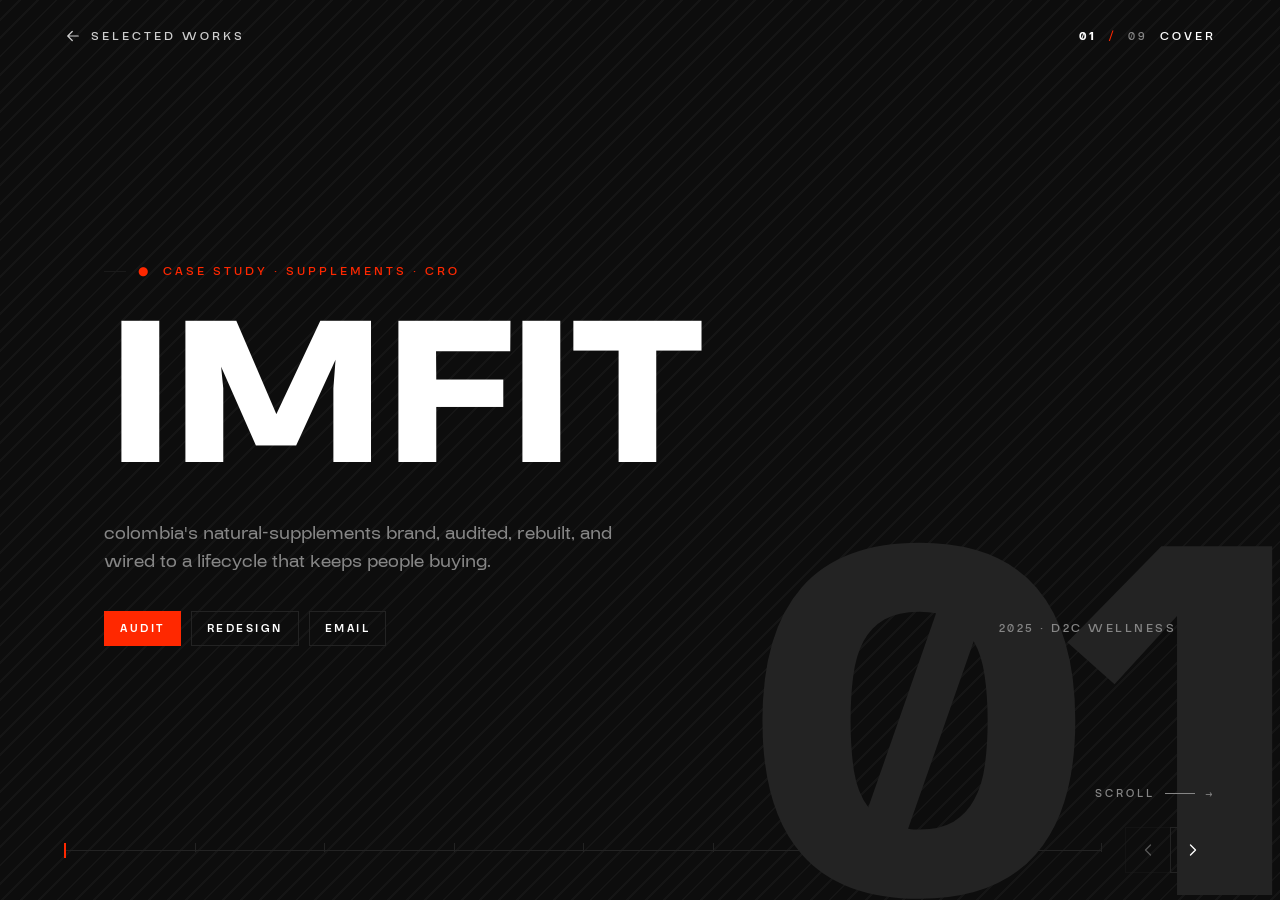
<file: works/imfit.html>
<!DOCTYPE html>
<html lang="en">
<head>
  <meta charset="utf-8" />
  <meta name="viewport" content="width=device-width, initial-scale=1" />
  <title>IMFIT · Case Study · Alejandro Salazar</title>
  <link rel="stylesheet" href="../design-system/colors_and_type.css" />
  <link rel="stylesheet" href="../design-system/kit.css" />
  <link rel="stylesheet" href="../design-system/synthesis.css" />
  <link rel="stylesheet" href="deck.css?v=2" />
  <link rel="stylesheet" href="../src/slat-shutter.css" />
  <script>
    (function () {
      try {
        if (localStorage.getItem('salazar-theme') === 'light')
          document.documentElement.setAttribute('data-theme', 'light');
      } catch (e) {}
    })();
  </script>
  <style>
    .bk-label-s { display: none; }
    .swipe-pulse {
      position: fixed; inset: 0;
      z-index: 42; pointer-events: none; display: none;
      background: linear-gradient(to left, var(--accent-red), transparent 40%);
      animation: swipe-pulse 2.4s ease-in-out infinite;
    }
    @keyframes swipe-pulse {
      0%, 100% { opacity: 0.03; }
      50%       { opacity: 0.22; }
    }
    @media (max-width: 900px) {
      .card-pad { max-width: 100% !important; padding-left: 16px !important; padding-right: 16px !important; }
      .body-copy, .lede, .cover-lede { max-width: 100% !important; }
      .bk-label   { display: none !important; }
      .bk-label-s { display: inline !important; }
      .hud-arrows { display: none !important; }
      .hud-top {
        background: rgba(13,13,13,0.55) !important;
        backdrop-filter: blur(18px) saturate(135%) !important;
        -webkit-backdrop-filter: blur(18px) saturate(135%) !important;
        border-bottom: 1px solid var(--hairline) !important;
        padding-top: 14px !important;
        padding-bottom: 14px !important;
      }
      :root[data-theme="light"] .hud-top { background: rgba(244,244,241,0.62) !important; }
      .shot { min-height: 200px !important; }
      .hud-bot { padding-right: 0 !important; }
      .swipe-pulse { display: block !important; visibility: hidden; }
      body.is-first-card .swipe-pulse { visibility: visible !important; }
    }
    @media (hover: none) {
      .flow { transition: background .2s !important; }
      .flow:hover  { padding-left: 4px !important; }
      .flow:active { background: var(--surface-1) !important; }
    }
    @media (max-width: 560px) {
      .flow .f-name { min-width: 0 !important; }
      .card-main { overflow-y: auto !important; scrollbar-gutter: stable !important; }
    }
    @media (max-height: 620px) {
      .card-main { overflow-y: auto !important; scrollbar-gutter: stable !important; }
    }
    :root[data-theme="light"] .flow .f-num { color: var(--ink) !important; }
    #visit-site .nl-arrow { transition: color .2s !important; }
    #visit-site:hover .nl-arrow { transform: none !important; }
  </style>
</head>
<body>
  <div class="stage">
    <div class="deck" id="deck" data-titles="solid" data-ghost="on">

      <!-- 01 · COVER -->
      <section class="card" data-label="cover" data-screen-label="01 Cover">
        <div class="card-pad">
          <div class="card-main">
            <span class="tech-eyebrow cover-tag"><span class="idx">●</span> Case Study · Supplements · CRO</span>
            <h1 class="cover-name">IMFIT</h1>
            <p class="cover-lede">colombia's natural-supplements brand, audited, rebuilt, and wired to a lifecycle that keeps people buying.</p>
            <div class="cover-scope">
              <span class="scope-chip is-fill">Audit</span>
              <span class="scope-chip">Redesign</span>
              <span class="scope-chip">Email</span>
              <span class="scope-year">2025 · D2C Wellness</span>
            </div>
          </div>
        </div>
        <div class="card-ghost" aria-hidden="true">01</div>
      </section>

      <!-- 02 · OVERVIEW -->
      <section class="card" data-label="overview" data-screen-label="02 Overview">
        <div class="card-pad">
          <div class="card-main">
            <span class="tech-eyebrow c-eyebrow"><span class="idx">02</span> Overview</span>
            <div class="split">
              <div>
                <h2 class="card-title">what is <span class="red">imfit</span></h2>
                <p class="body-copy" style="max-width:480px">IM FIT is a Colombian direct-to-consumer wellness brand selling natural, INVIMA-certified supplements: depuratives, fat-burners, calmants and nutritional support, alongside hot &amp; cold therapy gels. It sells nationwide with medical advisory built into the buying journey.</p>
              </div>
              <div class="meta-grid">
                <div class="meta-cell"><span class="k">Sector</span><span class="v">Natural supplements</span></div>
                <div class="meta-cell"><span class="k">Market</span><span class="v">Colombia · D2C</span></div>
                <div class="meta-cell"><span class="k">Catalog</span><span class="v">Ilívit · Ipolix · Equilium · Fortmax</span></div>
                <div class="meta-cell"><span class="k">Channel</span><span class="v">Web + WhatsApp advisory</span></div>
              </div>
            </div>
          </div>
        </div>
        <div class="card-ghost" aria-hidden="true">02</div>
      </section>

      <!-- 03 · OBJECTIVE -->
      <section class="card" data-label="objective" data-screen-label="03 Objective">
        <div class="card-pad">
          <div class="card-main">
            <span class="tech-eyebrow c-eyebrow"><span class="idx">03</span> Objective</span>
            <h2 class="card-title">the objective</h2>
            <p class="lede" style="margin-top:clamp(18px,2.6vh,28px)">a storefront people trust at first glance, and a lifecycle that turns one bottle into a habit. <span class="mut">strategy, interface and revenue, end to end.</span></p>
            <div class="steps" style="margin-top:clamp(22px,3.4vh,40px)">
              <div class="step">
                <span class="s-num">01</span>
                <div><h3 class="s-h">untangle the catalog</h3><p class="s-b">collapse the duplicated, inconsistent product grid into one legible structure a first-time visitor can scan in seconds.</p></div>
              </div>
              <div class="step">
                <span class="s-num">02</span>
                <div><h3 class="s-h">build trust you can certify</h3><p class="s-b">turn scattered emoji badges into a real system: certifications, advisory and proof presented with intent.</p></div>
              </div>
              <div class="step">
                <span class="s-num">03</span>
                <div><h3 class="s-h">make buyers come back</h3><p class="s-b">stand up lifecycle email so a one-time purchase becomes replenishment revenue, not a dead end.</p></div>
              </div>
            </div>
          </div>
        </div>
        <div class="card-ghost" aria-hidden="true">03</div>
      </section>

      <!-- 04 · STACK -->
      <section class="card" data-label="stack" data-screen-label="04 Stack">
        <div class="card-pad">
          <div class="card-main">
            <span class="tech-eyebrow c-eyebrow"><span class="idx">04</span> Stack</span>
            <h2 class="card-title">the stack</h2>
            <div class="split" style="margin-top:clamp(20px,3vh,34px)">
              <div class="terminal">
                <div class="term-bar">
                  <div class="lights"><i class="on"></i><i></i><i></i></div>
                  <span class="term-name">imfit · build</span>
                </div>
                <div class="term-body">
                  <div class="ln"><span class="prompt">›</span><span class="ok">tokens · figma → design variables</span></div>
                  <div class="ln"><span class="prompt">›</span><span class="ok">storefront · headless commerce</span></div>
                  <div class="ln"><span class="prompt">›</span><span class="ok">email · klaviyo flows + segments</span></div>
                  <div class="ln"><span class="prompt">›</span><span class="mut"># nationwide shipping · invima verified</span></div>
                  <div class="ln"><span class="prompt">›</span><span class="ok">measure · ga4 + heatmaps<span class="cursor"></span></span></div>
                </div>
              </div>
              <div class="stack-list">
                <div class="stack-row"><span class="sk">Design</span><span class="sv">Figma · tokens · <b>component library</b></span></div>
                <div class="stack-row"><span class="sk">Build</span><span class="sv">Headless storefront · structured PDP</span></div>
                <div class="stack-row"><span class="sk">Email</span><span class="sv">Klaviyo · <b>flows, segments, A/B</b></span></div>
                <div class="stack-row"><span class="sk">Content</span><span class="sv">Photo direction · certification system</span></div>
                <div class="stack-row"><span class="sk">Measure</span><span class="sv">GA4 · heatmaps · CRO testing</span></div>
              </div>
            </div>
          </div>
        </div>
        <div class="card-ghost" aria-hidden="true">04</div>
      </section>

      <!-- 05 · AUDIT -->
      <section class="card" data-label="audit" data-screen-label="05 Audit">
        <div class="card-pad">
          <div class="card-main">
            <span class="tech-eyebrow c-eyebrow"><span class="idx">05</span> Audit</span>
            <h2 class="card-title">the audit</h2>
            <div class="split" style="margin-top:clamp(18px,2.6vh,30px);align-items:stretch">
              <table class="dtable">
                <thead><tr><th>Finding · current site</th><th style="text-align:right">Severity</th></tr></thead>
                <tbody>
                  <tr><td>WordPress + Elementor sprawl, slow and brittle</td><td style="text-align:right"><span class="status live">High</span></td></tr>
                  <tr><td>Duplicate product cards in the grid</td><td style="text-align:right"><span class="status live">High</span></td></tr>
                  <tr><td>Checkout detours through WhatsApp</td><td style="text-align:right"><span class="status live">High</span></td></tr>
                  <tr><td>Trust = emoji checklists, not a system</td><td style="text-align:right"><span class="status">Med</span></td></tr>
                  <tr><td>Type &amp; spacing drift page to page</td><td style="text-align:right"><span class="status">Med</span></td></tr>
                </tbody>
              </table>
              <div class="shot" style="min-height:clamp(220px,38vh,420px)" data-label="imfit.com.co · current build">
                <span class="px-tag">Before</span>
                <span class="cap">screenshot placeholder</span>
              </div>
            </div>
          </div>
        </div>
        <div class="card-ghost" aria-hidden="true">05</div>
      </section>

      <!-- 06 · REDESIGN -->
      <section class="card" data-label="redesign" data-screen-label="06 Redesign">
        <div class="card-pad">
          <div class="card-main">
            <span class="tech-eyebrow c-eyebrow"><span class="idx">06</span> Redesign</span>
            <h2 class="card-title">the redesign</h2>
            <p class="body-copy" style="max-width:600px">one grid, one red, certifiable trust. a storefront that reads clean top to bottom and makes the next step obvious.</p>
            <div class="split tight" style="margin-top:clamp(16px,2.4vh,26px);align-items:stretch;gap:clamp(16px,1.6vw,22px)">
              <div class="shot" style="aspect-ratio:16/10" data-label="Home · desktop redesign">
                <span class="px-tag">After</span>
                <span class="cap">imfit · home</span>
              </div>
              <div style="display:grid;grid-template-rows:1fr 1fr;gap:clamp(16px,1.6vw,22px)">
                <div class="shot" data-label="Product page · mobile"><span class="cap">PDP · mobile</span></div>
                <div class="shot" data-label="Category grid"><span class="cap">catalog</span></div>
              </div>
            </div>
          </div>
        </div>
        <div class="card-ghost" aria-hidden="true">06</div>
      </section>

      <!-- 07 · EMAIL -->
      <section class="card" data-label="email" data-screen-label="07 Email">
        <div class="card-pad">
          <div class="card-main">
            <span class="tech-eyebrow c-eyebrow"><span class="idx">07</span> Email</span>
            <h2 class="card-title">the email</h2>
            <p class="body-copy" style="max-width:600px">five lifecycle flows do the quiet work, meeting buyers at the right moment instead of blasting the whole list.</p>
            <div class="flows" style="margin-top:clamp(16px,2.4vh,26px)">
              <div class="flow"><span class="f-num">01</span><span class="f-name">welcome</span><span class="f-desc">introduce the brand, earn the first order with a reason to start now.</span><span class="f-trig">on signup</span></div>
              <div class="flow"><span class="f-num">02</span><span class="f-name">abandoned cart</span><span class="f-desc">recover the bottle left in checkout before the intent cools off.</span><span class="f-trig">checkout start</span></div>
              <div class="flow"><span class="f-num">03</span><span class="f-name">post-purchase</span><span class="f-desc">how to take it, what to expect: set up the result and the re-order.</span><span class="f-trig">on order</span></div>
              <div class="flow"><span class="f-num">04</span><span class="f-name">replenishment</span><span class="f-desc">nudge a re-order right before the supply runs out.</span><span class="f-trig">+25 days</span></div>
              <div class="flow"><span class="f-num">05</span><span class="f-name">win-back</span><span class="f-desc">bring lapsed buyers back with proof and a clean offer.</span><span class="f-trig">+60 days</span></div>
            </div>
          </div>
        </div>
        <div class="card-ghost" aria-hidden="true">07</div>
      </section>

      <!-- 08 · RESULTS -->
      <section class="card" data-label="results" data-screen-label="08 Results">
        <div class="card-pad">
          <div class="card-main">
            <span class="tech-eyebrow c-eyebrow"><span class="idx">08</span> Results</span>
            <h2 class="card-title">the results</h2>
            <div class="metrics" style="margin-top:clamp(20px,3vh,36px)">
              <div class="metric"><span class="m-val"><span class="u">+</span>38<span class="u">%</span></span><span class="m-k">conversion rate</span></div>
              <div class="metric"><span class="m-val">2.4<span class="u">×</span></span><span class="m-k">email revenue</span></div>
              <div class="metric"><span class="m-val"><span class="u">−</span>31<span class="u">%</span></span><span class="m-k">bounce rate</span></div>
              <div class="metric"><span class="m-val">5</span><span class="m-k">lifecycle flows live</span></div>
            </div>
            <span class="results-note"><span class="sq"></span> figures illustrative, swap for live analytics once connected.</span>
          </div>
        </div>
        <div class="card-ghost" aria-hidden="true">08</div>
      </section>

      <!-- 09 · NEXT -->
      <section class="card" data-label="next" data-screen-label="09 Next">
        <div class="card-pad">
          <div class="card-main">
            <span class="tech-eyebrow c-eyebrow"><span class="idx">09</span> Next</span>
            <h2 class="card-title">what's next</h2>
            <div class="next-wrap" style="margin-top:clamp(20px,3vh,36px)">
              <button class="next-cta" id="next-work" type="button">
                <span><span class="nc-k">seen enough?</span><span class="nc-t">let's work.</span></span>
                <span class="nc-arrow"><svg viewBox="0 0 24 24" fill="none" stroke="currentColor" stroke-width="1.6" stroke-linecap="round" stroke-linejoin="round"><path d="M5 12h14"/><path d="m12 5 7 7-7 7"/></svg></span>
              </button>
              <a class="next-link" id="visit-site" href="javascript:void(0)" target="_blank" rel="noopener noreferrer">
                <span><span class="nl-k">live site</span><span class="nl-t">imfit.co</span></span>
                <span class="nl-arrow"><svg viewBox="0 0 24 24" fill="none" stroke="currentColor" stroke-width="1.6" stroke-linecap="round" stroke-linejoin="round"><path d="M18 13v6a2 2 0 0 1-2 2H5a2 2 0 0 1-2-2V8a2 2 0 0 1 2-2h6"/><polyline points="15 3 21 3 21 9"/><line x1="10" y1="14" x2="21" y2="3"/></svg></span>
              </a>
              <button class="next-link" id="next-index" type="button">
                <span><span class="nl-k">Index</span><span class="nl-t"></span></span>
                <span class="nl-arrow"><svg viewBox="0 0 24 24" fill="none" stroke="currentColor" stroke-width="1.6" stroke-linecap="round" stroke-linejoin="round"><path d="M5 12h14"/><path d="m12 5 7 7-7 7"/></svg></span>
              </button>
            </div>
          </div>
        </div>
        <div class="card-ghost" aria-hidden="true">09</div>
      </section>

    </div>
  </div>

  <!-- HUD -->
  <div class="hud">
    <div class="hud-bar hud-top">
      <div class="hud-brand">
        <button class="bk" id="hud-back" type="button">
          <svg viewBox="0 0 24 24" fill="none" stroke="currentColor" stroke-width="1.6" stroke-linecap="round" stroke-linejoin="round"><path d="M19 12H5M5 12l6-6M5 12l6 6"/></svg>
        </button>
      </div>
      <div class="hud-idx">
        <span class="now" id="hud-now">01</span><span class="sep">/</span><span id="hud-total">09</span>
        <span class="sect" id="hud-sect">COVER</span>
      </div>
    </div>
    <div class="hud-bar hud-bot">
      <div class="rail">
        <div class="rail-track"></div>
        <div class="rail-fill" id="rail-fill"></div>
        <div class="rail-ticks">
          <button class="rail-tick on" type="button" aria-label="Go to card 1"></button>
          <button class="rail-tick" type="button" aria-label="Go to card 2"></button>
          <button class="rail-tick" type="button" aria-label="Go to card 3"></button>
          <button class="rail-tick" type="button" aria-label="Go to card 4"></button>
          <button class="rail-tick" type="button" aria-label="Go to card 5"></button>
          <button class="rail-tick" type="button" aria-label="Go to card 6"></button>
          <button class="rail-tick" type="button" aria-label="Go to card 7"></button>
          <button class="rail-tick" type="button" aria-label="Go to card 8"></button>
          <button class="rail-tick" type="button" aria-label="Go to card 9"></button>
        </div>
      </div>
      <div class="hud-arrows">
        <button class="nav-btn" id="nav-prev" type="button" aria-label="Previous" disabled>
          <svg viewBox="0 0 24 24" fill="none" stroke="currentColor" stroke-width="1.6" stroke-linecap="round" stroke-linejoin="round"><path d="m15 18-6-6 6-6"/></svg>
        </button>
        <button class="nav-btn" id="nav-next" type="button" aria-label="Next">
          <svg viewBox="0 0 24 24" fill="none" stroke="currentColor" stroke-width="1.6" stroke-linecap="round" stroke-linejoin="round"><path d="m9 18 6-6-6-6"/></svg>
        </button>
      </div>
    </div>
  </div>


  <div class="reel-flash" id="reel-flash" aria-hidden="true">
    <i></i><i></i><i></i><i></i><i></i><i></i>
  </div>

  <div class="scroll-hint" id="scroll-hint" aria-hidden="true">
    <span>scroll</span><span class="ln"></span><span>→</span>
  </div>

  <script src="deck.js?v=2"></script>
  <script src="../src/slat-shutter.js"></script>
  <script>
    var shutter = new SlatShutter({ slatMs: 400, stagger: 50, holdMs: 100 });
    shutter.revealOnLoad();
    window.addEventListener('pageshow', function (e) {
      if (e.persisted) shutter._busy = false;
    });

    var _lang = 'en';
    try { _lang = localStorage.getItem('salazar-lang') || 'en'; } catch (e) {}
    var _backLabel = _lang === 'es' ? 'Trabajos seleccionados' : 'Selected Works';

    function goHome() {
      try { sessionStorage.setItem('salazar:returnTarget', 'works'); } catch (e) {}
      shutter.navigate('../index.html', { name: _backLabel });
    }

    var back = document.getElementById('hud-back');
    if (back) {
      var spanFull = document.createElement('span');
      spanFull.className = 'bk-label';
      spanFull.textContent = _backLabel;
      back.appendChild(spanFull);
      var spanShort = document.createElement('span');
      spanShort.className = 'bk-label-s';
      spanShort.textContent = _lang === 'es' ? 'Regresar' : 'Go back';
      back.appendChild(spanShort);
      back.addEventListener('click', goHome);
    }

    function goContact() {
      try { sessionStorage.setItem('salazar:returnTarget', 'contact'); } catch (e) {}
      shutter.navigate('../index.html', { name: _lang === 'es' ? 'Trabajemos' : "Let's Work" });
    }

    var nw = document.getElementById('next-work');
    if (nw) nw.addEventListener('click', goContact);

    var ni = document.getElementById('next-index');
    if (ni) {
      var nlT = ni.querySelector('.nl-t');
      if (nlT) nlT.textContent = _backLabel.toLowerCase();
      ni.addEventListener('click', goHome);
    }

    if (_lang === 'es') {
      function _t(sel, text) { var e = document.querySelector(sel); if (e) e.textContent = text; }
      function _h(sel, html) { var e = document.querySelector(sel); if (e) e.innerHTML = html; }
      function _tAll(sel, arr) { var es = document.querySelectorAll(sel); arr.forEach(function(v,i){ if(es[i]) es[i].textContent = v; }); }
      function _hAll(sel, arr) { var es = document.querySelectorAll(sel); arr.forEach(function(v,i){ if(es[i]) es[i].innerHTML = v; }); }

      // 01 Cover
      _h('.cover-tag', '<span class="idx">●</span> Caso de Estudio · Suplementos · CRO');
      _t('.cover-lede', 'la marca colombiana de suplementos naturales, auditada, rediseñada y conectada a un ciclo de vida que hace que la gente siga comprando.');
      var chips = document.querySelectorAll('.scope-chip');
      if (chips[0]) chips[0].textContent = 'Auditoría';
      if (chips[1]) chips[1].textContent = 'Rediseño';
      _t('.scope-year', '2025 · D2C Bienestar');

      // 02 Overview
      _h('.card:nth-child(2) .c-eyebrow', '<span class="idx">02</span> Resumen');
      _h('.card:nth-child(2) .card-title', 'qué es <span class="red">imfit</span>');
      _t('.card:nth-child(2) .body-copy', 'IM FIT es una marca colombiana de bienestar D2C que vende suplementos naturales certificados INVIMA: depurativos, quemadores de grasa, calmantes y apoyo nutricional, junto con geles de termoterapia. Vende a nivel nacional con asesoría médica integrada al proceso de compra.');
      _tAll('.meta-cell .k', ['Sector', 'Mercado', 'Catálogo', 'Canal']);
      var mvs = document.querySelectorAll('.meta-cell .v');
      if (mvs[0]) mvs[0].textContent = 'Suplementos naturales';
      if (mvs[3]) mvs[3].textContent = 'Web + asesoría WhatsApp';

      // 03 Objective
      _h('.card:nth-child(3) .c-eyebrow', '<span class="idx">03</span> Objetivo');
      _t('.card:nth-child(3) .card-title', 'el objetivo');
      _h('.card:nth-child(3) .lede', 'una tienda en la que la gente confía al primer vistazo, y un ciclo de vida que convierte una botella en un hábito. <span class="mut">estrategia, interfaz y revenue, de punta a punta.</span>');
      _tAll('.s-h', ['ordenar el catálogo', 'construir confianza certificable', 'hacer que los compradores vuelvan']);
      _tAll('.s-b', [
        'colapsar la grilla de productos duplicada e inconsistente en una estructura legible que un visitante nuevo pueda escanear en segundos.',
        'convertir los badges de emoji dispersos en un sistema real: certificaciones, asesoría y pruebas presentadas con intención.',
        'montar email de ciclo de vida para que una compra única se convierta en ingresos de reposición, no en un callejón sin salida.'
      ]);

      // 04 Stack
      _h('.card:nth-child(4) .c-eyebrow', '<span class="idx">04</span> Stack');
      _t('.card:nth-child(4) .card-title', 'el stack');
      _tAll('.ln .ok', [
        'tokens · figma → variables de diseño',
        'tienda · headless commerce',
        'email · flujos + segmentos klaviyo',
        'medición · ga4 + mapas de calor'
      ]);
      _t('.ln .mut', '# envío nacional · certificado invima');
      _tAll('.stack-row .sk', ['Diseño', 'Desarrollo', 'Email', 'Contenido', 'Medición']);
      _hAll('.stack-row .sv', [
        'Figma · tokens · <b>biblioteca de componentes</b>',
        'Tienda headless · PDP estructurada',
        'Klaviyo · <b>flujos, segmentos, A/B</b>',
        'Dirección de foto · sistema de certificación',
        'GA4 · mapas de calor · pruebas CRO'
      ]);

      // 05 Audit
      _h('.card:nth-child(5) .c-eyebrow', '<span class="idx">05</span> Auditoría');
      _t('.card:nth-child(5) .card-title', 'la auditoría');
      var ths = document.querySelectorAll('.dtable th');
      if (ths[0]) ths[0].textContent = 'Hallazgo · sitio actual';
      if (ths[1]) ths[1].textContent = 'Severidad';
      var tds = document.querySelectorAll('.dtable tbody td:first-child');
      var sev = document.querySelectorAll('.dtable tbody .status');
      _tAll('.dtable tbody td:first-child', [
        'WordPress + Elementor desorganizado, lento y frágil',
        'Tarjetas de producto duplicadas en la grilla',
        'El checkout desvía al WhatsApp',
        'Confianza = checklists de emoji, no un sistema',
        'Tipo y espaciado inconsistente de página a página'
      ]);
      if (sev[3]) sev[3].textContent = 'Med';
      if (sev[4]) sev[4].textContent = 'Med';
      var sev0 = document.querySelectorAll('.dtable .status.live');
      sev0.forEach(function(e) { e.textContent = 'Alta'; });
      var sevMed = document.querySelectorAll('.dtable .status:not(.live)');
      sevMed.forEach(function(e) { e.textContent = 'Media'; });
      _t('.card:nth-child(5) .px-tag', 'Antes');
      _t('.card:nth-child(5) .cap', 'captura de pantalla');
      var shotEl = document.querySelector('.card:nth-child(5) .shot');
      if (shotEl) shotEl.setAttribute('data-label', 'imfit.com.co · estado actual');

      // 06 Redesign
      _h('.card:nth-child(6) .c-eyebrow', '<span class="idx">06</span> Rediseño');
      _t('.card:nth-child(6) .card-title', 'el rediseño');
      _t('.card:nth-child(6) .body-copy', 'una sola grilla, un rojo, confianza certificable. una tienda que se lee limpia de arriba a abajo y hace obvio el siguiente paso.');
      var shots6 = document.querySelectorAll('.card:nth-child(6) .shot');
      if (shots6[0]) { shots6[0].setAttribute('data-label','Inicio · rediseño escritorio'); shots6[0].querySelector('.px-tag') && (shots6[0].querySelector('.px-tag').textContent = 'Después'); shots6[0].querySelector('.cap') && (shots6[0].querySelector('.cap').textContent = 'imfit · inicio'); }
      if (shots6[1]) { shots6[1].setAttribute('data-label','Página de producto · móvil'); shots6[1].querySelector('.cap') && (shots6[1].querySelector('.cap').textContent = 'PDP · móvil'); }
      if (shots6[2]) { shots6[2].setAttribute('data-label','Grilla de categorías'); shots6[2].querySelector('.cap') && (shots6[2].querySelector('.cap').textContent = 'catálogo'); }

      // 07 Email
      _h('.card:nth-child(7) .c-eyebrow', '<span class="idx">07</span> Email');
      _t('.card:nth-child(7) .card-title', 'el email');
      _t('.card:nth-child(7) .body-copy', 'cinco flujos de ciclo de vida hacen el trabajo silencioso, llegando a los compradores en el momento justo en lugar de enviar a toda la lista.');
      _tAll('.f-name', ['bienvenida', 'carrito abandonado', 'post-compra', 'reposición', 'reactivación']);
      _tAll('.f-desc', [
        'presentar la marca, ganarse el primer pedido con una razón para empezar ahora.',
        'recuperar la botella dejada en el checkout antes de que la intención se enfríe.',
        'cómo tomarlo, qué esperar: preparar el resultado y el re-pedido.',
        'incentivar un nuevo pedido justo antes de que el suministro se agote.',
        'recuperar compradores inactivos con prueba y una oferta limpia.'
      ]);
      _tAll('.f-trig', ['al registrarse', 'inicio checkout', 'al pedir', '+25 días', '+60 días']);

      // 08 Results
      _h('.card:nth-child(8) .c-eyebrow', '<span class="idx">08</span> Resultados');
      _t('.card:nth-child(8) .card-title', 'los resultados');
      _tAll('.m-k', ['tasa de conversión', 'ingresos email', 'tasa de rebote', 'flujos de ciclo activos']);
      _t('.results-note', ' cifras ilustrativas, reemplazar con analíticas en vivo una vez conectadas.');

      // 09 Next
      _h('.card:nth-child(9) .c-eyebrow', '<span class="idx">09</span> Siguiente');
      _t('.card:nth-child(9) .card-title', 'qué sigue');
      _t('#next-index .nl-k', 'Índice');
      _t('#visit-site .nl-k', 'sitio web');
      _t('.nc-k', '¿ya viste suficiente?');
      _t('.nc-t', 'trabajemos.');

      // Scroll hint
      var sh = document.querySelector('.scroll-hint span');
      if (sh) sh.textContent = 'desliza';

      // HUD section labels (deck.js reads data-screen-label on nav)
      var labelMap = ['Portada','Resumen','Objetivo','Stack','Auditoría','Rediseño','Email','Resultados','Siguiente'];
      document.querySelectorAll('.card').forEach(function(c, i) {
        if (labelMap[i]) c.setAttribute('data-screen-label', (i+1 < 10 ? '0'+(i+1) : i+1) + ' ' + labelMap[i]);
      });
      var hudSect = document.getElementById('hud-sect');
      if (hudSect) hudSect.textContent = labelMap[0].toUpperCase();
    }
  </script>
</body>
</html>
</file>
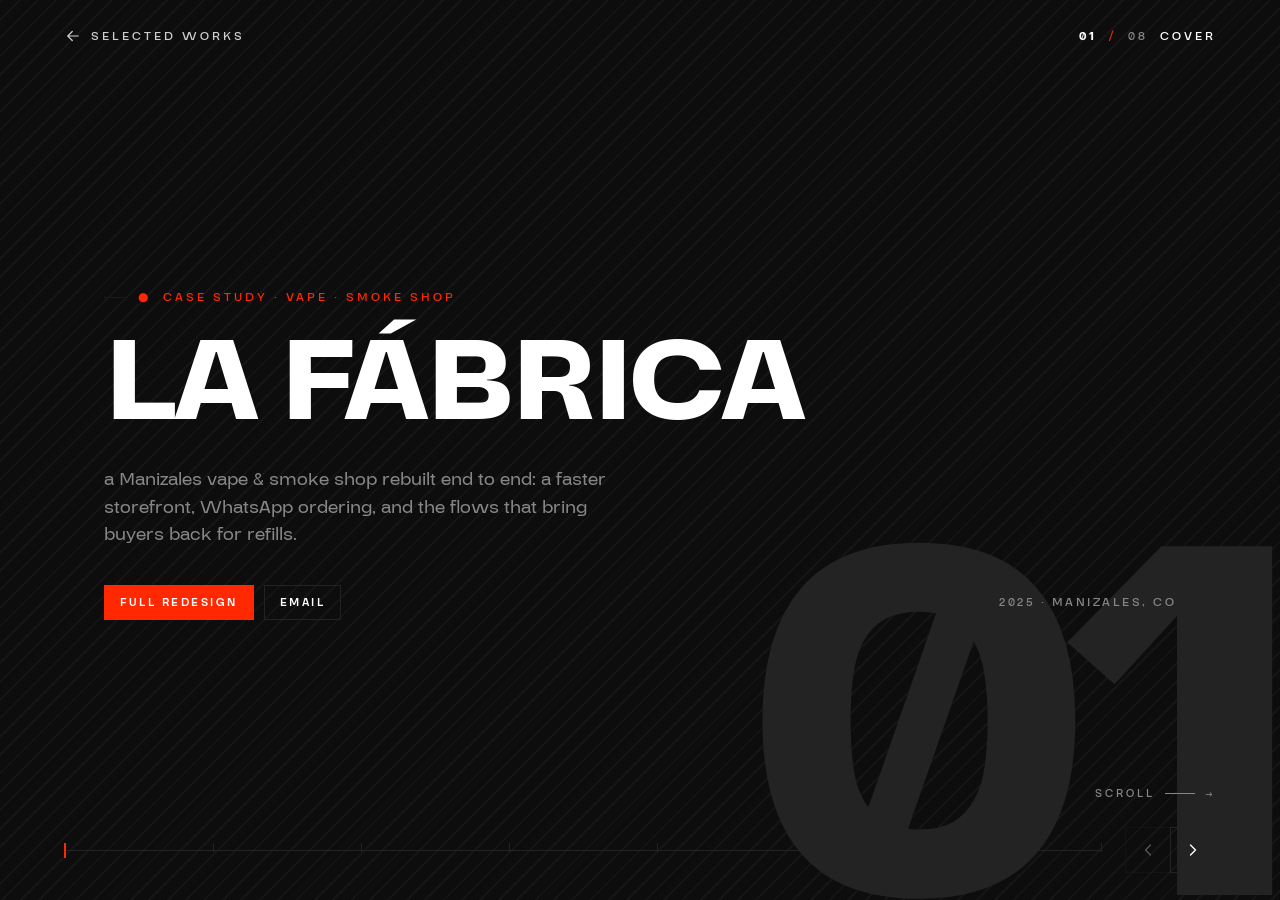
<file: works/la-fabrica.html>
<!DOCTYPE html>
<html lang="en">
<head>
  <meta charset="utf-8" />
  <meta name="viewport" content="width=device-width, initial-scale=1" />
  <title>La Fábrica · Case Study · Alejandro Salazar</title>
  <link rel="stylesheet" href="../design-system/colors_and_type.css" />
  <link rel="stylesheet" href="../design-system/kit.css" />
  <link rel="stylesheet" href="../design-system/synthesis.css" />
  <link rel="stylesheet" href="deck.css?v=2" />
  <link rel="stylesheet" href="../src/slat-shutter.css" />
  <script>
    (function () {
      try {
        if (localStorage.getItem('salazar-theme') === 'light')
          document.documentElement.setAttribute('data-theme', 'light');
      } catch (e) {}
    })();
  </script>
  <style>
    .bk-label-s { display: none; }
    .swipe-pulse {
      position: fixed; inset: 0;
      z-index: 42; pointer-events: none; display: none;
      background: linear-gradient(to left, var(--accent-red), transparent 40%);
      animation: swipe-pulse 2.4s ease-in-out infinite;
    }
    @keyframes swipe-pulse {
      0%, 100% { opacity: 0.03; }
      50%       { opacity: 0.22; }
    }
    @media (max-width: 900px) {
      .card-pad { max-width: 100% !important; padding-left: 16px !important; padding-right: 16px !important; }
      .body-copy, .lede, .cover-lede { max-width: 100% !important; }
      .bk-label   { display: none !important; }
      .bk-label-s { display: inline !important; }
      .hud-arrows { display: none !important; }
      .hud-top {
        background: rgba(13,13,13,0.55) !important;
        backdrop-filter: blur(18px) saturate(135%) !important;
        -webkit-backdrop-filter: blur(18px) saturate(135%) !important;
        border-bottom: 1px solid var(--hairline) !important;
        padding-top: 14px !important;
        padding-bottom: 14px !important;
      }
      :root[data-theme="light"] .hud-top { background: rgba(244,244,241,0.62) !important; }
      .shot { min-height: 200px !important; }
      .hud-bot { padding-right: 0 !important; }
      .swipe-pulse { display: block !important; visibility: hidden; }
      body.is-first-card .swipe-pulse { visibility: visible !important; }
    }
    @media (hover: none) {
      .flow { transition: background .2s !important; }
      .flow:hover  { padding-left: 4px !important; }
      .flow:active { background: var(--surface-1) !important; }
    }
    @media (max-width: 560px) {
      .flow .f-name { min-width: 0 !important; }
      .card-main { overflow-y: auto !important; scrollbar-gutter: stable !important; }
    }
    @media (max-height: 620px) {
      .card-main { overflow-y: auto !important; scrollbar-gutter: stable !important; }
    }
    :root[data-theme="light"] .flow .f-num { color: var(--ink) !important; }
    #visit-site .nl-arrow { transition: color .2s !important; }
    #visit-site:hover .nl-arrow { transform: none !important; }
  </style>
</head>
<body>
  <div class="stage">
    <div class="deck" id="deck" data-titles="solid" data-ghost="on">

      <!-- 01 · COVER -->
      <section class="card" data-label="cover" data-screen-label="01 Cover">
        <div class="card-pad">
          <div class="card-main">
            <span class="tech-eyebrow cover-tag"><span class="idx">●</span> Case Study · Vape · Smoke Shop</span>
            <h1 class="cover-name" style="font-size:clamp(46px,9.5vw,124px)">LA&nbsp;FÁBRICA</h1>
            <p class="cover-lede">a Manizales vape &amp; smoke shop rebuilt end to end: a faster storefront, WhatsApp ordering, and the flows that bring buyers back for refills.</p>
            <div class="cover-scope">
              <span class="scope-chip is-fill">Full Redesign</span>
              <span class="scope-chip">Email</span>
              <span class="scope-year">2025 · Manizales, CO</span>
            </div>
          </div>
        </div>
        <div class="card-ghost" aria-hidden="true">01</div>
      </section>

      <!-- 02 · OVERVIEW -->
      <section class="card" data-label="overview" data-screen-label="02 Overview">
        <div class="card-pad">
          <div class="card-main">
            <span class="tech-eyebrow c-eyebrow"><span class="idx">02</span> Overview</span>
            <div class="split">
              <div>
                <h2 class="card-title">what is <span class="red">la fábrica</span></h2>
                <p class="body-copy" style="max-width:480px">La Fábrica Vape Store is a multi-brand vape and smoke shop based in Manizales, Caldas. Devices, pod systems, e-liquids, disposables, accessories and smoke-shop goods, sold online across Colombia and through physical points in Manizales and Villamaría.</p>
              </div>
              <div class="meta-grid">
                <div class="meta-cell"><span class="k">Sector</span><span class="v">Vape · Smoke Shop</span></div>
                <div class="meta-cell"><span class="k">Market</span><span class="v">Manizales · Colombia</span></div>
                <div class="meta-cell"><span class="k">Catalog</span><span class="v">Devices · Liquids · Disposables · Accessories</span></div>
                <div class="meta-cell"><span class="k">Channel</span><span class="v">Store · WhatsApp · Retail</span></div>
              </div>
            </div>
          </div>
        </div>
        <div class="card-ghost" aria-hidden="true">02</div>
      </section>

      <!-- 03 · OBJECTIVE -->
      <section class="card" data-label="objective" data-screen-label="03 Objective">
        <div class="card-pad">
          <div class="card-main">
            <span class="tech-eyebrow c-eyebrow"><span class="idx">03</span> Objective</span>
            <h2 class="card-title">the objective</h2>
            <p class="lede" style="margin-top:clamp(18px,2.6vh,28px)">a store that gets out of the way between browse and checkout, and the lifecycle that turns a first device into a refill habit. <span class="mut">conversion and retention, together.</span></p>
            <div class="steps" style="margin-top:clamp(22px,3.4vh,40px)">
              <div class="step">
                <span class="s-num">01</span>
                <div><h3 class="s-h">rebuild for speed</h3><p class="s-b">a full WooCommerce storefront redesign tuned for fast browse across a wide multi-brand catalog: clear product pages, frictionless checkout.</p></div>
              </div>
              <div class="step">
                <span class="s-num">02</span>
                <div><h3 class="s-h">age-gate, done right</h3><p class="s-b">compliance and verification handled cleanly, present but never in the way of a returning buyer.</p></div>
              </div>
              <div class="step">
                <span class="s-num">03</span>
                <div><h3 class="s-h">power the reorder</h3><p class="s-b">WhatsApp and email that meet buyers when their coils and liquids run low, repeat revenue on autopilot.</p></div>
              </div>
            </div>
          </div>
        </div>
        <div class="card-ghost" aria-hidden="true">03</div>
      </section>

      <!-- 04 · STACK -->
      <section class="card" data-label="stack" data-screen-label="04 Stack">
        <div class="card-pad">
          <div class="card-main">
            <span class="tech-eyebrow c-eyebrow"><span class="idx">04</span> Stack</span>
            <h2 class="card-title">the stack</h2>
            <div class="split" style="margin-top:clamp(20px,3vh,34px)">
              <div class="terminal">
                <div class="term-bar">
                  <div class="lights"><i class="on"></i><i></i><i></i></div>
                  <span class="term-name">la fábrica · build</span>
                </div>
                <div class="term-body">
                  <div class="ln"><span class="prompt">›</span><span class="ok">tokens · figma → design variables</span></div>
                  <div class="ln"><span class="prompt">›</span><span class="ok">storefront · woocommerce rebuild</span></div>
                  <div class="ln"><span class="prompt">›</span><span class="ok">whatsapp · catalog + order handoff</span></div>
                  <div class="ln"><span class="prompt">›</span><span class="mut"># age-gate · compliance verified</span></div>
                  <div class="ln"><span class="prompt">›</span><span class="ok">measure · ga4 + checkout events<span class="cursor"></span></span></div>
                </div>
              </div>
              <div class="stack-list">
                <div class="stack-row"><span class="sk">Design</span><span class="sv">Figma · tokens · <b>commerce system</b></span></div>
                <div class="stack-row"><span class="sk">Build</span><span class="sv">WooCommerce rebuild · fast checkout</span></div>
                <div class="stack-row"><span class="sk">Channel</span><span class="sv">WhatsApp ordering · <b>email flows</b></span></div>
                <div class="stack-row"><span class="sk">Compliance</span><span class="sv">Age-gate · verification</span></div>
                <div class="stack-row"><span class="sk">Measure</span><span class="sv">GA4 · checkout funnel</span></div>
              </div>
            </div>
          </div>
        </div>
        <div class="card-ghost" aria-hidden="true">04</div>
      </section>

      <!-- 05 · REDESIGN -->
      <section class="card" data-label="redesign" data-screen-label="05 Redesign">
        <div class="card-pad">
          <div class="card-main">
            <span class="tech-eyebrow c-eyebrow"><span class="idx">05</span> Redesign</span>
            <h2 class="card-title">the redesign</h2>
            <p class="body-copy" style="max-width:600px">a dark, fast storefront with the product front and centre: browse to checkout in as few steps as the category allows.</p>
            <div class="split tight" style="margin-top:clamp(16px,2.4vh,26px);align-items:stretch;gap:clamp(16px,1.6vw,22px)">
              <div class="shot" style="aspect-ratio:16/10" data-label="Home · desktop redesign">
                <span class="px-tag">After</span>
                <span class="cap">la fábrica · home</span>
              </div>
              <div style="display:grid;grid-template-rows:1fr 1fr;gap:clamp(16px,1.6vw,22px)">
                <div class="shot" data-label="Product page · mobile"><span class="cap">PDP · mobile</span></div>
                <div class="shot" data-label="Collection grid"><span class="cap">collection</span></div>
              </div>
            </div>
          </div>
        </div>
        <div class="card-ghost" aria-hidden="true">05</div>
      </section>

      <!-- 06 · EMAIL -->
      <section class="card" data-label="email" data-screen-label="06 Email">
        <div class="card-pad">
          <div class="card-main">
            <span class="tech-eyebrow c-eyebrow"><span class="idx">06</span> Email</span>
            <h2 class="card-title">the email</h2>
            <p class="body-copy" style="max-width:600px">five flows turn a fast-burn category into predictable repeat revenue, timed to how quickly coils and liquids run out.</p>
            <div class="flows" style="margin-top:clamp(16px,2.4vh,26px)">
              <div class="flow"><span class="f-num">01</span><span class="f-name">welcome</span><span class="f-desc">first-order nudge toward the free-shipping threshold with starter-kit picks.</span><span class="f-trig">on signup</span></div>
              <div class="flow"><span class="f-num">02</span><span class="f-name">abandoned cart</span><span class="f-desc">recover the device or liquid left in checkout before intent fades.</span><span class="f-trig">checkout start</span></div>
              <div class="flow"><span class="f-num">03</span><span class="f-name">replenishment</span><span class="f-desc">re-order coils and liquids right before they run dry.</span><span class="f-trig">+18 days</span></div>
              <div class="flow"><span class="f-num">04</span><span class="f-name">back in stock</span><span class="f-desc">alert the waitlist the moment a sold-out flavour returns.</span><span class="f-trig">restock</span></div>
              <div class="flow"><span class="f-num">05</span><span class="f-name">win-back</span><span class="f-desc">bring lapsed buyers back with a returning-customer offer.</span><span class="f-trig">+45 days</span></div>
            </div>
          </div>
        </div>
        <div class="card-ghost" aria-hidden="true">06</div>
      </section>

      <!-- 07 · RESULTS -->
      <section class="card" data-label="results" data-screen-label="07 Results">
        <div class="card-pad">
          <div class="card-main">
            <span class="tech-eyebrow c-eyebrow"><span class="idx">07</span> Results</span>
            <h2 class="card-title">the results</h2>
            <div class="metrics" style="margin-top:clamp(20px,3vh,36px)">
              <div class="metric"><span class="m-val"><span class="u">+</span>44<span class="u">%</span></span><span class="m-k">checkout conversion</span></div>
              <div class="metric"><span class="m-val">2.9<span class="u">×</span></span><span class="m-k">email revenue</span></div>
              <div class="metric"><span class="m-val"><span class="u">+</span>27<span class="u">%</span></span><span class="m-k">repeat-order rate</span></div>
              <div class="metric"><span class="m-val">5</span><span class="m-k">lifecycle flows live</span></div>
            </div>
            <span class="results-note"><span class="sq"></span> figures illustrative, swap for live analytics once connected.</span>
          </div>
        </div>
        <div class="card-ghost" aria-hidden="true">07</div>
      </section>

      <!-- 08 · NEXT -->
      <section class="card" data-label="next" data-screen-label="08 Next">
        <div class="card-pad">
          <div class="card-main">
            <span class="tech-eyebrow c-eyebrow"><span class="idx">08</span> Next</span>
            <h2 class="card-title">what's next</h2>
            <div class="next-wrap" style="margin-top:clamp(20px,3vh,36px)">
              <button class="next-link" id="next-project" type="button">
                <span><span class="nl-k">Next project</span><span class="nl-t">noble</span></span>
                <span class="nl-arrow"><svg viewBox="0 0 24 24" fill="none" stroke="currentColor" stroke-width="1.6" stroke-linecap="round" stroke-linejoin="round"><path d="M7 7h10v10"/><path d="M7 17 17 7"/></svg></span>
              </button>
              <a class="next-link" id="visit-site" href="javascript:void(0)" target="_blank" rel="noopener noreferrer">
                <span><span class="nl-k">live site</span><span class="nl-t">la fábrica</span></span>
                <span class="nl-arrow"><svg viewBox="0 0 24 24" fill="none" stroke="currentColor" stroke-width="1.6" stroke-linecap="round" stroke-linejoin="round"><path d="M18 13v6a2 2 0 0 1-2 2H5a2 2 0 0 1-2-2V8a2 2 0 0 1 2-2h6"/><polyline points="15 3 21 3 21 9"/><line x1="10" y1="14" x2="21" y2="3"/></svg></span>
              </a>
              <button class="next-link" id="next-index" type="button">
                <span><span class="nl-k">Index</span><span class="nl-t"></span></span>
                <span class="nl-arrow"><svg viewBox="0 0 24 24" fill="none" stroke="currentColor" stroke-width="1.6" stroke-linecap="round" stroke-linejoin="round"><path d="M5 12h14"/><path d="m12 5 7 7-7 7"/></svg></span>
              </button>
            </div>
          </div>
        </div>
        <div class="card-ghost" aria-hidden="true">08</div>
      </section>

    </div>
  </div>

  <!-- HUD -->
  <div class="hud">
    <div class="hud-bar hud-top">
      <div class="hud-brand">
        <button class="bk" id="hud-back" type="button">
          <svg viewBox="0 0 24 24" fill="none" stroke="currentColor" stroke-width="1.6" stroke-linecap="round" stroke-linejoin="round"><path d="M19 12H5M5 12l6-6M5 12l6 6"/></svg>
        </button>
      </div>
      <div class="hud-idx">
        <span class="now" id="hud-now">01</span><span class="sep">/</span><span id="hud-total">08</span>
        <span class="sect" id="hud-sect">COVER</span>
      </div>
    </div>
    <div class="hud-bar hud-bot">
      <div class="rail">
        <div class="rail-track"></div>
        <div class="rail-fill" id="rail-fill"></div>
        <div class="rail-ticks">
          <button class="rail-tick on" type="button" aria-label="Go to card 1"></button>
          <button class="rail-tick" type="button" aria-label="Go to card 2"></button>
          <button class="rail-tick" type="button" aria-label="Go to card 3"></button>
          <button class="rail-tick" type="button" aria-label="Go to card 4"></button>
          <button class="rail-tick" type="button" aria-label="Go to card 5"></button>
          <button class="rail-tick" type="button" aria-label="Go to card 6"></button>
          <button class="rail-tick" type="button" aria-label="Go to card 7"></button>
          <button class="rail-tick" type="button" aria-label="Go to card 8"></button>
        </div>
      </div>
      <div class="hud-arrows">
        <button class="nav-btn" id="nav-prev" type="button" aria-label="Previous" disabled>
          <svg viewBox="0 0 24 24" fill="none" stroke="currentColor" stroke-width="1.6" stroke-linecap="round" stroke-linejoin="round"><path d="m15 18-6-6 6-6"/></svg>
        </button>
        <button class="nav-btn" id="nav-next" type="button" aria-label="Next">
          <svg viewBox="0 0 24 24" fill="none" stroke="currentColor" stroke-width="1.6" stroke-linecap="round" stroke-linejoin="round"><path d="m9 18 6-6-6-6"/></svg>
        </button>
      </div>
    </div>
  </div>


  <div class="reel-flash" id="reel-flash" aria-hidden="true">
    <i></i><i></i><i></i><i></i><i></i><i></i>
  </div>

  <div class="scroll-hint" id="scroll-hint" aria-hidden="true">
    <span>scroll</span><span class="ln"></span><span>→</span>
  </div>

  <script src="deck.js?v=2"></script>
  <script src="../src/slat-shutter.js"></script>
  <script>
    var shutter = new SlatShutter({ slatMs: 400, stagger: 50, holdMs: 100 });
    shutter.revealOnLoad();
    window.addEventListener('pageshow', function (e) {
      if (e.persisted) shutter._busy = false;
    });

    var _lang = 'en';
    try { _lang = localStorage.getItem('salazar-lang') || 'en'; } catch (e) {}
    var _backLabel = _lang === 'es' ? 'Trabajos seleccionados' : 'Selected Works';

    function goHome() {
      try { sessionStorage.setItem('salazar:returnTarget', 'works'); } catch (e) {}
      shutter.navigate('../index.html', { name: _backLabel });
    }

    var back = document.getElementById('hud-back');
    if (back) {
      var spanFull = document.createElement('span');
      spanFull.className = 'bk-label';
      spanFull.textContent = _backLabel;
      back.appendChild(spanFull);
      var spanShort = document.createElement('span');
      spanShort.className = 'bk-label-s';
      spanShort.textContent = _lang === 'es' ? 'Regresar' : 'Go back';
      back.appendChild(spanShort);
      back.addEventListener('click', goHome);
    }

    var np = document.getElementById('next-project');
    if (np) np.addEventListener('click', function () {
      shutter.navigate('./noble.html', { name: 'Noble' });
    });

    var ni = document.getElementById('next-index');
    if (ni) {
      var nlT = ni.querySelector('.nl-t');
      if (nlT) nlT.textContent = _backLabel.toLowerCase();
      ni.addEventListener('click', goHome);
    }

    if (_lang === 'es') {
      function _t(sel, text) { var e = document.querySelector(sel); if (e) e.textContent = text; }
      function _h(sel, html) { var e = document.querySelector(sel); if (e) e.innerHTML = html; }
      function _tAll(sel, arr) { var es = document.querySelectorAll(sel); arr.forEach(function(v,i){ if(es[i]) es[i].textContent = v; }); }
      function _hAll(sel, arr) { var es = document.querySelectorAll(sel); arr.forEach(function(v,i){ if(es[i]) es[i].innerHTML = v; }); }

      // 01 Cover
      _h('.cover-tag', '<span class="idx">●</span> Caso de Estudio · Vape · Tienda de Humo');
      _t('.cover-lede', 'una tienda de vape y humo de Manizales reconstruida de punta a punta: tienda más rápida, pedidos por WhatsApp y los flujos que hacen volver a los compradores por recargas.');
      var chips = document.querySelectorAll('.scope-chip');
      if (chips[0]) chips[0].textContent = 'Rediseño Completo';

      // 02 Overview
      _h('.card:nth-child(2) .c-eyebrow', '<span class="idx">02</span> Resumen');
      _h('.card:nth-child(2) .card-title', 'qué es <span class="red">la fábrica</span>');
      _t('.card:nth-child(2) .body-copy', 'La Fábrica Vape Store es una tienda multimarca de vape y humo con sede en Manizales, Caldas. Dispositivos, sistemas de pods, e-liquids, desechables, accesorios y artículos de smoke shop, vendidos en línea en toda Colombia y a través de puntos físicos en Manizales y Villamaría.');
      _tAll('.meta-cell .k', ['Sector', 'Mercado', 'Catálogo', 'Canal']);

      // 03 Objective
      _h('.card:nth-child(3) .c-eyebrow', '<span class="idx">03</span> Objetivo');
      _t('.card:nth-child(3) .card-title', 'el objetivo');
      _h('.card:nth-child(3) .lede', 'una tienda que no se interponga entre el browsing y el checkout, y el ciclo de vida que convierte el primer dispositivo en un hábito de recarga. <span class="mut">conversión y retención, juntas.</span>');
      _tAll('.s-h', ['reconstruir para velocidad', 'verificación de edad sin fricción', 'potenciar el reorden']);
      _tAll('.s-b', [
        'un rediseño completo del storefront en WooCommerce optimizado para navegar rápido en un amplio catálogo multimarca: páginas de producto claras, checkout sin fricción.',
        'verificación y cumplimiento gestionados de forma limpia, presente pero nunca en el camino de un comprador habitual.',
        'WhatsApp y email que llegan a los compradores cuando sus bobinas y líquidos se están agotando, ingresos recurrentes en piloto automático.'
      ]);

      // 04 Stack
      _h('.card:nth-child(4) .c-eyebrow', '<span class="idx">04</span> Stack');
      _t('.card:nth-child(4) .card-title', 'el stack');
      _tAll('.ln .ok', [
        'tokens · figma → variables de diseño',
        'tienda · woocommerce rebuild',
        'whatsapp · catálogo + entrega de pedidos',
        'medición · ga4 + eventos de checkout'
      ]);
      _t('.ln .mut', '# age-gate · cumplimiento verificado');
      _tAll('.stack-row .sk', ['Diseño', 'Desarrollo', 'Canal', 'Cumplimiento', 'Medición']);
      _hAll('.stack-row .sv', [
        'Figma · tokens · <b>sistema comercial</b>',
        'WooCommerce rebuild · checkout rápido',
        'Pedidos WhatsApp · <b>flujos email</b>',
        'Age-gate · verificación',
        'GA4 · embudo de checkout'
      ]);

      // 05 Redesign
      _h('.card:nth-child(5) .c-eyebrow', '<span class="idx">05</span> Rediseño');
      _t('.card:nth-child(5) .card-title', 'el rediseño');
      _t('.card:nth-child(5) .body-copy', 'una tienda oscura y rápida con el producto en primer plano: del browsing al checkout en el menor número de pasos que permite la categoría.');
      var shots5 = document.querySelectorAll('.card:nth-child(5) .shot');
      if (shots5[0]) { shots5[0].setAttribute('data-label','Inicio · rediseño escritorio'); shots5[0].querySelector('.px-tag') && (shots5[0].querySelector('.px-tag').textContent = 'Después'); shots5[0].querySelector('.cap') && (shots5[0].querySelector('.cap').textContent = 'la fábrica · inicio'); }
      if (shots5[1]) { shots5[1].setAttribute('data-label','Página de producto · móvil'); shots5[1].querySelector('.cap') && (shots5[1].querySelector('.cap').textContent = 'PDP · móvil'); }
      if (shots5[2]) { shots5[2].setAttribute('data-label','Grilla de colección'); shots5[2].querySelector('.cap') && (shots5[2].querySelector('.cap').textContent = 'colección'); }

      // 06 Email
      _h('.card:nth-child(6) .c-eyebrow', '<span class="idx">06</span> Email');
      _t('.card:nth-child(6) .card-title', 'el email');
      _t('.card:nth-child(6) .body-copy', 'cinco flujos convierten una categoría de consumo rápido en ingresos de repetición predecibles, cronometrados a cuándo se agotan las bobinas y los líquidos.');
      _tAll('.f-name', ['bienvenida', 'carrito abandonado', 'reposición', 'de vuelta en stock', 'reactivación']);
      _tAll('.f-desc', [
        'primer incentivo de compra hacia el umbral de envío gratis con picks de kit inicial.',
        'recuperar el dispositivo o líquido dejado en el checkout antes de que la intención se enfríe.',
        'reordenar bobinas y líquidos justo antes de que se acaben.',
        'alertar a la lista de espera en el momento en que un sabor agotado vuelve.',
        'hacer volver a los compradores inactivos con una oferta de cliente habitual.'
      ]);
      _tAll('.f-trig', ['al registrarse', 'inicio checkout', '+18 días', 'reabastecimiento', '+45 días']);

      // 07 Results
      _h('.card:nth-child(7) .c-eyebrow', '<span class="idx">07</span> Resultados');
      _t('.card:nth-child(7) .card-title', 'los resultados');
      _tAll('.m-k', ['conversión checkout', 'ingresos email', 'tasa de reorden', 'flujos activos']);
      _t('.results-note', ' cifras ilustrativas, reemplazar con analíticas en vivo una vez conectadas.');

      // 08 Next
      _h('.card:nth-child(8) .c-eyebrow', '<span class="idx">08</span> Siguiente');
      _t('.card:nth-child(8) .card-title', 'qué sigue');
      _t('.card:nth-child(8) #next-project .nl-k', 'Siguiente proyecto');
      _t('#visit-site .nl-k', 'sitio web');

      // Scroll hint
      var sh = document.querySelector('.scroll-hint span');
      if (sh) sh.textContent = 'desliza';

      var labelMap = ['Portada','Resumen','Objetivo','Stack','Rediseño','Email','Resultados','Siguiente'];
      document.querySelectorAll('.card').forEach(function(c, i) {
        if (labelMap[i]) c.setAttribute('data-screen-label', (i+1 < 10 ? '0'+(i+1) : i+1) + ' ' + labelMap[i]);
      });
      var hudSect = document.getElementById('hud-sect');
      if (hudSect) hudSect.textContent = labelMap[0].toUpperCase();
    }
  </script>
</body>
</html>
</file>
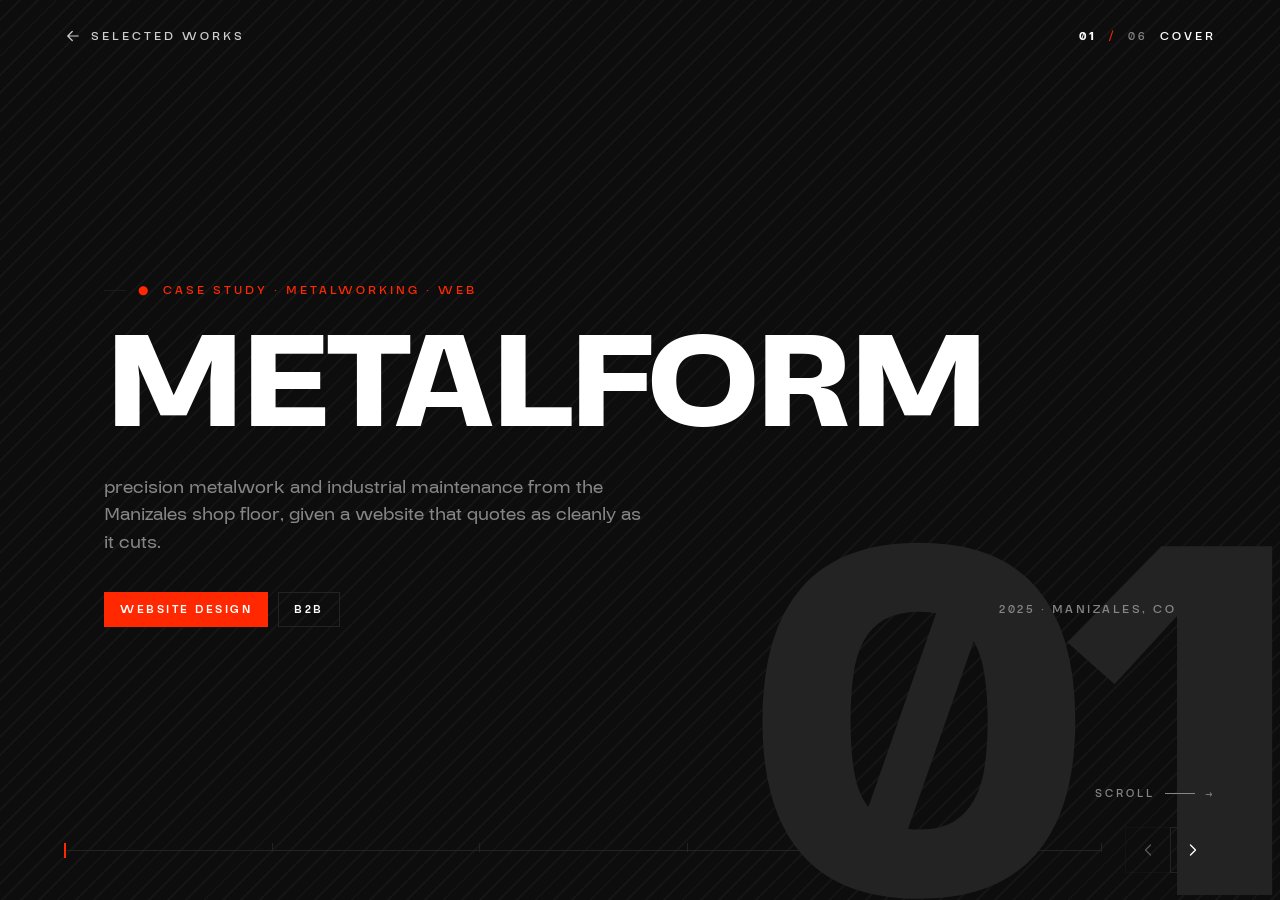
<file: works/metalform.html>
<!DOCTYPE html>
<html lang="en">
<head>
  <meta charset="utf-8" />
  <meta name="viewport" content="width=device-width, initial-scale=1" />
  <title>Metalform SAS · Case Study · Alejandro Salazar</title>
  <link rel="stylesheet" href="../design-system/colors_and_type.css" />
  <link rel="stylesheet" href="../design-system/kit.css" />
  <link rel="stylesheet" href="../design-system/synthesis.css" />
  <link rel="stylesheet" href="deck.css?v=2" />
  <link rel="stylesheet" href="../src/slat-shutter.css" />
  <script>
    (function () {
      try {
        if (localStorage.getItem('salazar-theme') === 'light')
          document.documentElement.setAttribute('data-theme', 'light');
      } catch (e) {}
    })();
  </script>
  <style>
    .bk-label-s { display: none; }
    .swipe-pulse {
      position: fixed; inset: 0;
      z-index: 42; pointer-events: none; display: none;
      background: linear-gradient(to left, var(--accent-red), transparent 40%);
      animation: swipe-pulse 2.4s ease-in-out infinite;
    }
    @keyframes swipe-pulse {
      0%, 100% { opacity: 0.03; }
      50%       { opacity: 0.22; }
    }
    @media (max-width: 900px) {
      .card-pad { max-width: 100% !important; padding-left: 16px !important; padding-right: 16px !important; }
      .body-copy, .lede, .cover-lede { max-width: 100% !important; }
      .bk-label   { display: none !important; }
      .bk-label-s { display: inline !important; }
      .hud-arrows { display: none !important; }
      .hud-top {
        background: rgba(13,13,13,0.55) !important;
        backdrop-filter: blur(18px) saturate(135%) !important;
        -webkit-backdrop-filter: blur(18px) saturate(135%) !important;
        border-bottom: 1px solid var(--hairline) !important;
        padding-top: 14px !important;
        padding-bottom: 14px !important;
      }
      :root[data-theme="light"] .hud-top { background: rgba(244,244,241,0.62) !important; }
      .shot { min-height: 200px !important; }
      .hud-bot { padding-right: 0 !important; }
      .swipe-pulse { display: block !important; visibility: hidden; }
      body.is-first-card .swipe-pulse { visibility: visible !important; }
    }
    @media (hover: none) {
      .flow { transition: background .2s !important; }
      .flow:hover  { padding-left: 4px !important; }
      .flow:active { background: var(--surface-1) !important; }
    }
    @media (max-width: 560px) {
      .flow .f-name { min-width: 0 !important; }
      .card-main { overflow-y: auto !important; scrollbar-gutter: stable !important; }
    }
    @media (max-height: 620px) {
      .card-main { overflow-y: auto !important; scrollbar-gutter: stable !important; }
    }
    :root[data-theme="light"] .flow .f-num { color: var(--ink) !important; }
    #visit-site .nl-arrow { transition: color .2s !important; }
    #visit-site:hover .nl-arrow { transform: none !important; }
  </style>
</head>
<body>
  <div class="stage">
    <div class="deck" id="deck" data-titles="solid" data-ghost="on">

      <!-- 01 · COVER -->
      <section class="card" data-label="cover" data-screen-label="01 Cover">
        <div class="card-pad">
          <div class="card-main">
            <span class="tech-eyebrow cover-tag"><span class="idx">●</span> Case Study · Metalworking · Web</span>
            <h1 class="cover-name" style="font-size:clamp(52px,11.5vw,140px)">METALFORM</h1>
            <p class="cover-lede">precision metalwork and industrial maintenance from the Manizales shop floor, given a website that quotes as cleanly as it cuts.</p>
            <div class="cover-scope">
              <span class="scope-chip is-fill">Website Design</span>
              <span class="scope-chip">B2B</span>
              <span class="scope-year">2025 · Manizales, CO</span>
            </div>
          </div>
        </div>
        <div class="card-ghost" aria-hidden="true">01</div>
      </section>

      <!-- 02 · OVERVIEW -->
      <section class="card" data-label="overview" data-screen-label="02 Overview">
        <div class="card-pad">
          <div class="card-main">
            <span class="tech-eyebrow c-eyebrow"><span class="idx">02</span> Overview</span>
            <div class="split">
              <div>
                <h2 class="card-title">what is <span class="red">metalform</span></h2>
                <p class="body-copy" style="max-width:480px">Metalform SAS is a Manizales metalworking shop: precision fabrication, industrial maintenance and mechanical services for plants and operations across Caldas. A capability-led B2B supplier whose pitch is precision, uptime and on-time delivery.</p>
              </div>
              <div class="meta-grid">
                <div class="meta-cell"><span class="k">Sector</span><span class="v">Metalworking · Industrial</span></div>
                <div class="meta-cell"><span class="k">Market</span><span class="v">Manizales, Caldas · B2B</span></div>
                <div class="meta-cell"><span class="k">Services</span><span class="v">Fabrication · Maintenance · Machining</span></div>
                <div class="meta-cell"><span class="k">Channel</span><span class="v">Website · WhatsApp quote</span></div>
              </div>
            </div>
          </div>
        </div>
        <div class="card-ghost" aria-hidden="true">02</div>
      </section>

      <!-- 03 · OBJECTIVE -->
      <section class="card" data-label="objective" data-screen-label="03 Objective">
        <div class="card-pad">
          <div class="card-main">
            <span class="tech-eyebrow c-eyebrow"><span class="idx">03</span> Objective</span>
            <h2 class="card-title">the objective</h2>
            <p class="lede" style="margin-top:clamp(18px,2.6vh,28px)">a site a procurement buyer trusts in ten seconds, capability up front, and "request a quote" impossible to miss. <span class="mut">no brochure-ware; a working sales tool.</span></p>
            <div class="steps" style="margin-top:clamp(22px,3.4vh,40px)">
              <div class="step">
                <span class="s-num">01</span>
                <div><h3 class="s-h">prove the capability</h3><p class="s-b">put the shop, the machines and finished work in front of the buyer before a single word of marketing.</p></div>
              </div>
              <div class="step">
                <span class="s-num">02</span>
                <div><h3 class="s-h">make the services legible</h3><p class="s-b">collapse a vague list of "what we do" (fabrication, maintenance, machining) into a structure a buyer can scan and match to their job.</p></div>
              </div>
              <div class="step">
                <span class="s-num">03</span>
                <div><h3 class="s-h">drive the quote</h3><p class="s-b">one obvious path to a request-for-quote, with the spec fields that make the first reply useful.</p></div>
              </div>
            </div>
          </div>
        </div>
        <div class="card-ghost" aria-hidden="true">03</div>
      </section>

      <!-- 04 · STACK -->
      <section class="card" data-label="stack" data-screen-label="04 Stack">
        <div class="card-pad">
          <div class="card-main">
            <span class="tech-eyebrow c-eyebrow"><span class="idx">04</span> Stack</span>
            <h2 class="card-title">the stack</h2>
            <div class="split" style="margin-top:clamp(20px,3vh,34px)">
              <div class="terminal">
                <div class="term-bar">
                  <div class="lights"><i class="on"></i><i></i><i></i></div>
                  <span class="term-name">metalform · build</span>
                </div>
                <div class="term-body">
                  <div class="ln"><span class="prompt">›</span><span class="ok">tokens · figma → design variables</span></div>
                  <div class="ln"><span class="prompt">›</span><span class="ok">site · static corporate build</span></div>
                  <div class="ln"><span class="prompt">›</span><span class="ok">quote · whatsapp + request form</span></div>
                  <div class="ln"><span class="prompt">›</span><span class="mut"># capability gallery · spec sheets</span></div>
                  <div class="ln"><span class="prompt">›</span><span class="ok">measure · ga4 + form events<span class="cursor"></span></span></div>
                </div>
              </div>
              <div class="stack-list">
                <div class="stack-row"><span class="sk">Design</span><span class="sv">Figma · tokens · <b>capability system</b></span></div>
                <div class="stack-row"><span class="sk">Build</span><span class="sv">Static corporate site · fast load</span></div>
                <div class="stack-row"><span class="sk">Quote</span><span class="sv">WhatsApp + <b>request-for-quote</b> form</span></div>
                <div class="stack-row"><span class="sk">Content</span><span class="sv">Shop photography · spec sheets</span></div>
                <div class="stack-row"><span class="sk">Measure</span><span class="sv">GA4 · form-conversion events</span></div>
              </div>
            </div>
          </div>
        </div>
        <div class="card-ghost" aria-hidden="true">04</div>
      </section>

      <!-- 05 · REDESIGN -->
      <section class="card" data-label="redesign" data-screen-label="05 Redesign">
        <div class="card-pad">
          <div class="card-main">
            <span class="tech-eyebrow c-eyebrow"><span class="idx">05</span> Redesign</span>
            <h2 class="card-title">the redesign</h2>
            <p class="body-copy" style="max-width:600px">hard rectangles, hairline structure, the work itself as the hero: a site that reads like a spec sheet, not a brochure.</p>
            <div class="split tight" style="margin-top:clamp(16px,2.4vh,26px);align-items:stretch;gap:clamp(16px,1.6vw,22px)">
              <div class="shot" style="aspect-ratio:16/10" data-label="Home · desktop redesign">
                <span class="px-tag">After</span>
                <span class="cap">metalform · home</span>
              </div>
              <div style="display:grid;grid-template-rows:1fr 1fr;gap:clamp(16px,1.6vw,22px)">
                <div class="shot" data-label="Capabilities / gallery"><span class="cap">capabilities</span></div>
                <div class="shot" data-label="Request a quote"><span class="cap">quote form</span></div>
              </div>
            </div>
          </div>
        </div>
        <div class="card-ghost" aria-hidden="true">05</div>
      </section>

      <!-- 06 · NEXT -->
      <section class="card" data-label="next" data-screen-label="06 Next">
        <div class="card-pad">
          <div class="card-main">
            <span class="tech-eyebrow c-eyebrow"><span class="idx">06</span> Next</span>
            <h2 class="card-title">what's next</h2>
            <div class="next-wrap" style="margin-top:clamp(20px,3vh,36px)">
              <button class="next-link" id="next-project" type="button">
                <span><span class="nl-k">Next project</span><span class="nl-t">la fábrica</span></span>
                <span class="nl-arrow"><svg viewBox="0 0 24 24" fill="none" stroke="currentColor" stroke-width="1.6" stroke-linecap="round" stroke-linejoin="round"><path d="M7 7h10v10"/><path d="M7 17 17 7"/></svg></span>
              </button>
              <a class="next-link" id="visit-site" href="javascript:void(0)" target="_blank" rel="noopener noreferrer">
                <span><span class="nl-k">live site</span><span class="nl-t">metalform sas</span></span>
                <span class="nl-arrow"><svg viewBox="0 0 24 24" fill="none" stroke="currentColor" stroke-width="1.6" stroke-linecap="round" stroke-linejoin="round"><path d="M18 13v6a2 2 0 0 1-2 2H5a2 2 0 0 1-2-2V8a2 2 0 0 1 2-2h6"/><polyline points="15 3 21 3 21 9"/><line x1="10" y1="14" x2="21" y2="3"/></svg></span>
              </a>
              <button class="next-link" id="next-index" type="button">
                <span><span class="nl-k">Index</span><span class="nl-t"></span></span>
                <span class="nl-arrow"><svg viewBox="0 0 24 24" fill="none" stroke="currentColor" stroke-width="1.6" stroke-linecap="round" stroke-linejoin="round"><path d="M5 12h14"/><path d="m12 5 7 7-7 7"/></svg></span>
              </button>
            </div>
          </div>
        </div>
        <div class="card-ghost" aria-hidden="true">06</div>
      </section>

    </div>
  </div>

  <!-- HUD -->
  <div class="hud">
    <div class="hud-bar hud-top">
      <div class="hud-brand">
        <button class="bk" id="hud-back" type="button">
          <svg viewBox="0 0 24 24" fill="none" stroke="currentColor" stroke-width="1.6" stroke-linecap="round" stroke-linejoin="round"><path d="M19 12H5M5 12l6-6M5 12l6 6"/></svg>
        </button>
      </div>
      <div class="hud-idx">
        <span class="now" id="hud-now">01</span><span class="sep">/</span><span id="hud-total">06</span>
        <span class="sect" id="hud-sect">COVER</span>
      </div>
    </div>
    <div class="hud-bar hud-bot">
      <div class="rail">
        <div class="rail-track"></div>
        <div class="rail-fill" id="rail-fill"></div>
        <div class="rail-ticks">
          <button class="rail-tick on" type="button" aria-label="Go to card 1"></button>
          <button class="rail-tick" type="button" aria-label="Go to card 2"></button>
          <button class="rail-tick" type="button" aria-label="Go to card 3"></button>
          <button class="rail-tick" type="button" aria-label="Go to card 4"></button>
          <button class="rail-tick" type="button" aria-label="Go to card 5"></button>
          <button class="rail-tick" type="button" aria-label="Go to card 6"></button>
        </div>
      </div>
      <div class="hud-arrows">
        <button class="nav-btn" id="nav-prev" type="button" aria-label="Previous" disabled>
          <svg viewBox="0 0 24 24" fill="none" stroke="currentColor" stroke-width="1.6" stroke-linecap="round" stroke-linejoin="round"><path d="m15 18-6-6 6-6"/></svg>
        </button>
        <button class="nav-btn" id="nav-next" type="button" aria-label="Next">
          <svg viewBox="0 0 24 24" fill="none" stroke="currentColor" stroke-width="1.6" stroke-linecap="round" stroke-linejoin="round"><path d="m9 18 6-6-6-6"/></svg>
        </button>
      </div>
    </div>
  </div>


  <div class="reel-flash" id="reel-flash" aria-hidden="true">
    <i></i><i></i><i></i><i></i><i></i><i></i>
  </div>

  <div class="scroll-hint" id="scroll-hint" aria-hidden="true">
    <span>scroll</span><span class="ln"></span><span>→</span>
  </div>

  <script src="deck.js?v=2"></script>
  <script src="../src/slat-shutter.js"></script>
  <script>
    var shutter = new SlatShutter({ slatMs: 400, stagger: 50, holdMs: 100 });
    shutter.revealOnLoad();
    window.addEventListener('pageshow', function (e) {
      if (e.persisted) shutter._busy = false;
    });

    var _lang = 'en';
    try { _lang = localStorage.getItem('salazar-lang') || 'en'; } catch (e) {}
    var _backLabel = _lang === 'es' ? 'Trabajos seleccionados' : 'Selected Works';

    function goHome() {
      try { sessionStorage.setItem('salazar:returnTarget', 'works'); } catch (e) {}
      shutter.navigate('../index.html', { name: _backLabel });
    }

    var back = document.getElementById('hud-back');
    if (back) {
      var spanFull = document.createElement('span');
      spanFull.className = 'bk-label';
      spanFull.textContent = _backLabel;
      back.appendChild(spanFull);
      var spanShort = document.createElement('span');
      spanShort.className = 'bk-label-s';
      spanShort.textContent = _lang === 'es' ? 'Regresar' : 'Go back';
      back.appendChild(spanShort);
      back.addEventListener('click', goHome);
    }

    var np = document.getElementById('next-project');
    if (np) np.addEventListener('click', function () {
      shutter.navigate('./la-fabrica.html', { name: 'La Fábrica' });
    });

    var ni = document.getElementById('next-index');
    if (ni) {
      var nlT = ni.querySelector('.nl-t');
      if (nlT) nlT.textContent = _backLabel.toLowerCase();
      ni.addEventListener('click', goHome);
    }

    if (_lang === 'es') {
      function _t(sel, text) { var e = document.querySelector(sel); if (e) e.textContent = text; }
      function _h(sel, html) { var e = document.querySelector(sel); if (e) e.innerHTML = html; }
      function _tAll(sel, arr) { var es = document.querySelectorAll(sel); arr.forEach(function(v,i){ if(es[i]) es[i].textContent = v; }); }
      function _hAll(sel, arr) { var es = document.querySelectorAll(sel); arr.forEach(function(v,i){ if(es[i]) es[i].innerHTML = v; }); }

      // 01 Cover
      _h('.cover-tag', '<span class="idx">●</span> Caso de Estudio · Metalurgia · Web');
      _t('.cover-lede', 'metalmecánica de precisión y mantenimiento industrial desde el taller de Manizales, con un sitio web que cotiza tan limpiamente como corta.');
      var chips = document.querySelectorAll('.scope-chip');
      if (chips[0]) chips[0].textContent = 'Diseño Web';

      // 02 Overview
      _h('.card:nth-child(2) .c-eyebrow', '<span class="idx">02</span> Resumen');
      _h('.card:nth-child(2) .card-title', 'qué es <span class="red">metalform</span>');
      _t('.card:nth-child(2) .body-copy', 'Metalform SAS es un taller de metalmecánica en Manizales: fabricación de precisión, mantenimiento industrial y servicios mecánicos para plantas y operaciones en Caldas. Un proveedor B2B orientado a capacidades cuya propuesta de valor es precisión, disponibilidad y entrega a tiempo.');
      _tAll('.meta-cell .k', ['Sector', 'Mercado', 'Servicios', 'Canal']);
      var mvs = document.querySelectorAll('.meta-cell .v');
      if (mvs[2]) mvs[2].textContent = 'Fabricación · Mantenimiento · Mecanizado';
      if (mvs[3]) mvs[3].textContent = 'Sitio Web · Cotización WhatsApp';

      // 03 Objective
      _h('.card:nth-child(3) .c-eyebrow', '<span class="idx">03</span> Objetivo');
      _t('.card:nth-child(3) .card-title', 'el objetivo');
      _h('.card:nth-child(3) .lede', 'un sitio en el que un comprador de adquisiciones confía en diez segundos, capacidad al frente y "solicitar cotización" imposible de pasar por alto. <span class="mut">no una página de folleto; una herramienta de ventas real.</span>');
      _tAll('.s-h', ['demostrar la capacidad', 'hacer legibles los servicios', 'impulsar la cotización']);
      _tAll('.s-b', [
        'poner el taller, las máquinas y el trabajo terminado frente al comprador antes de una sola palabra de marketing.',
        'colapsar una lista vaga de "lo que hacemos" (fabricación, mantenimiento, mecanizado) en una estructura que el comprador puede escanear y emparejar con su trabajo.',
        'un camino obvio a una solicitud de cotización, con los campos de especificaciones que hacen útil la primera respuesta.'
      ]);

      // 04 Stack
      _h('.card:nth-child(4) .c-eyebrow', '<span class="idx">04</span> Stack');
      _t('.card:nth-child(4) .card-title', 'el stack');
      _tAll('.ln .ok', [
        'tokens · figma → variables de diseño',
        'sitio · construcción corporativa estática',
        'cotización · whatsapp + formulario de solicitud',
        'medición · ga4 + eventos de formulario'
      ]);
      _t('.ln .mut', '# galería de capacidad · fichas técnicas');
      _tAll('.stack-row .sk', ['Diseño', 'Desarrollo', 'Cotización', 'Contenido', 'Medición']);
      _hAll('.stack-row .sv', [
        'Figma · tokens · <b>sistema de capacidad</b>',
        'Sitio corporativo estático · carga rápida',
        'WhatsApp + <b>solicitud de cotización</b>',
        'Fotografía de taller · fichas técnicas',
        'GA4 · eventos de conversión de formularios'
      ]);

      // 05 Redesign
      _h('.card:nth-child(5) .c-eyebrow', '<span class="idx">05</span> Rediseño');
      _t('.card:nth-child(5) .card-title', 'el rediseño');
      _t('.card:nth-child(5) .body-copy', 'rectángulos firmes, estructura de línea fina, el trabajo mismo como protagonista: un sitio que se lee como una ficha técnica, no como un folleto.');
      var shots5 = document.querySelectorAll('.card:nth-child(5) .shot');
      if (shots5[0]) { shots5[0].setAttribute('data-label','Inicio · rediseño escritorio'); shots5[0].querySelector('.px-tag') && (shots5[0].querySelector('.px-tag').textContent = 'Después'); shots5[0].querySelector('.cap') && (shots5[0].querySelector('.cap').textContent = 'metalform · inicio'); }
      if (shots5[1]) { shots5[1].setAttribute('data-label','Capacidades / galería'); shots5[1].querySelector('.cap') && (shots5[1].querySelector('.cap').textContent = 'capacidades'); }
      if (shots5[2]) { shots5[2].setAttribute('data-label','Solicitar cotización'); shots5[2].querySelector('.cap') && (shots5[2].querySelector('.cap').textContent = 'formulario de cotización'); }

      // 06 Next
      _h('.card:nth-child(6) .c-eyebrow', '<span class="idx">06</span> Siguiente');
      _t('.card:nth-child(6) .card-title', 'qué sigue');
      _t('.card:nth-child(6) #next-project .nl-k', 'Siguiente proyecto');
      _t('#visit-site .nl-k', 'sitio web');

      // Scroll hint
      var sh = document.querySelector('.scroll-hint span');
      if (sh) sh.textContent = 'desliza';

      var labelMap = ['Portada','Resumen','Objetivo','Stack','Rediseño','Siguiente'];
      document.querySelectorAll('.card').forEach(function(c, i) {
        if (labelMap[i]) c.setAttribute('data-screen-label', (i+1 < 10 ? '0'+(i+1) : i+1) + ' ' + labelMap[i]);
      });
      var hudSect = document.getElementById('hud-sect');
      if (hudSect) hudSect.textContent = labelMap[0].toUpperCase();
    }
  </script>
</body>
</html>
</file>
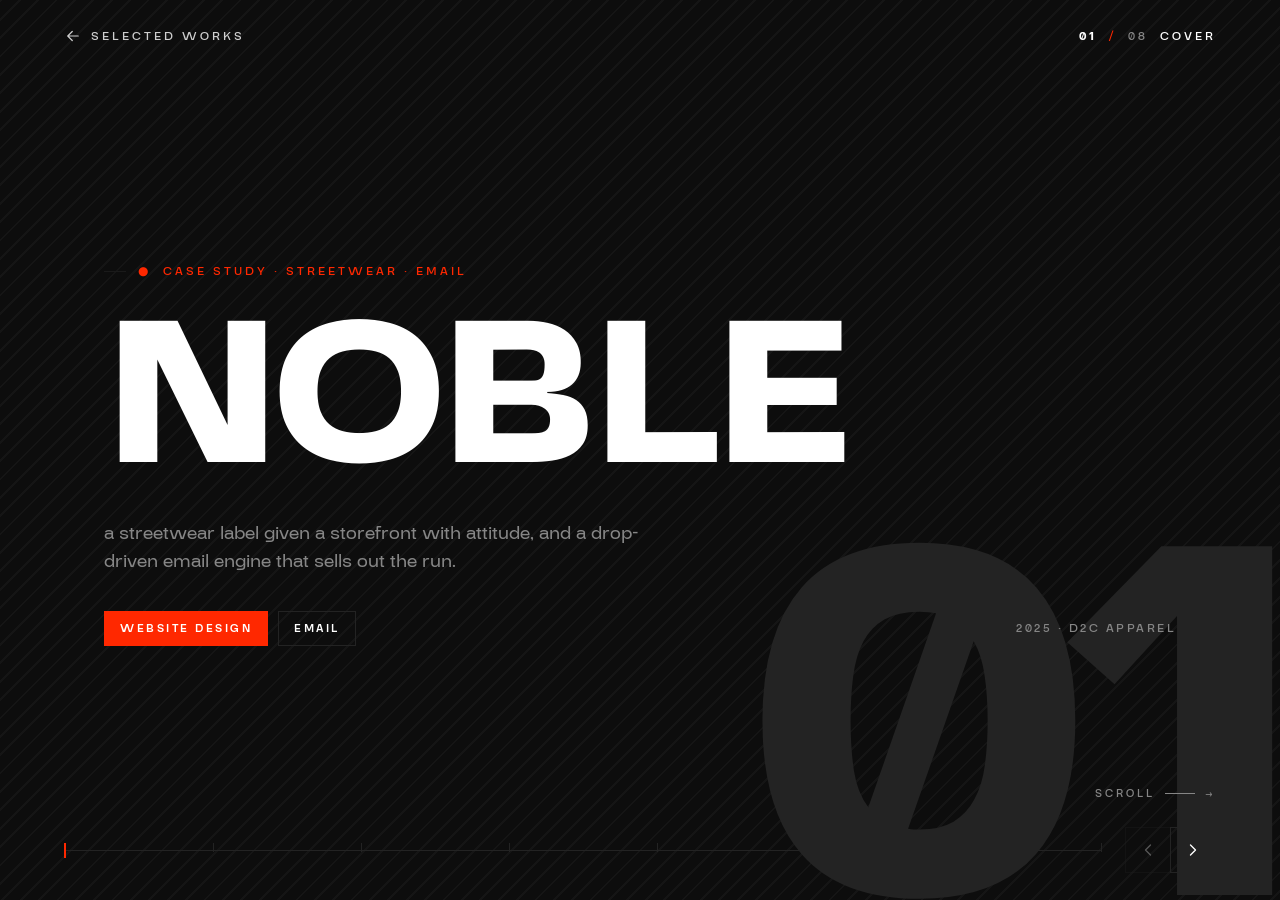
<file: works/noble.html>
<!DOCTYPE html>
<html lang="en">
<head>
  <meta charset="utf-8" />
  <meta name="viewport" content="width=device-width, initial-scale=1" />
  <title>Noble · Case Study · Alejandro Salazar</title>
  <link rel="stylesheet" href="../design-system/colors_and_type.css" />
  <link rel="stylesheet" href="../design-system/kit.css" />
  <link rel="stylesheet" href="../design-system/synthesis.css" />
  <link rel="stylesheet" href="deck.css?v=2" />
  <link rel="stylesheet" href="../src/slat-shutter.css" />
  <script>
    (function () {
      try {
        if (localStorage.getItem('salazar-theme') === 'light')
          document.documentElement.setAttribute('data-theme', 'light');
      } catch (e) {}
    })();
  </script>
  <style>
    .bk-label-s { display: none; }
    .swipe-pulse {
      position: fixed; inset: 0;
      z-index: 42; pointer-events: none; display: none;
      background: linear-gradient(to left, var(--accent-red), transparent 40%);
      animation: swipe-pulse 2.4s ease-in-out infinite;
    }
    @keyframes swipe-pulse {
      0%, 100% { opacity: 0.03; }
      50%       { opacity: 0.22; }
    }
    @media (max-width: 900px) {
      .card-pad { max-width: 100% !important; padding-left: 16px !important; padding-right: 16px !important; }
      .body-copy, .lede, .cover-lede { max-width: 100% !important; }
      .bk-label   { display: none !important; }
      .bk-label-s { display: inline !important; }
      .hud-arrows { display: none !important; }
      .hud-top {
        background: rgba(13,13,13,0.55) !important;
        backdrop-filter: blur(18px) saturate(135%) !important;
        -webkit-backdrop-filter: blur(18px) saturate(135%) !important;
        border-bottom: 1px solid var(--hairline) !important;
        padding-top: 14px !important;
        padding-bottom: 14px !important;
      }
      :root[data-theme="light"] .hud-top { background: rgba(244,244,241,0.62) !important; }
      .shot { min-height: 200px !important; }
      .hud-bot { padding-right: 0 !important; }
      .swipe-pulse { display: block !important; visibility: hidden; }
      body.is-first-card .swipe-pulse { visibility: visible !important; }
    }
    @media (hover: none) {
      .flow { transition: background .2s !important; }
      .flow:hover  { padding-left: 4px !important; }
      .flow:active { background: var(--surface-1) !important; }
    }
    @media (max-width: 560px) {
      .flow .f-name { min-width: 0 !important; }
      .card-main { overflow-y: auto !important; scrollbar-gutter: stable !important; }
    }
    @media (max-height: 620px) {
      .card-main { overflow-y: auto !important; scrollbar-gutter: stable !important; }
    }
    :root[data-theme="light"] .flow .f-num { color: var(--ink) !important; }
    #visit-site .nl-arrow { transition: color .2s !important; }
    #visit-site:hover .nl-arrow { transform: none !important; }
  </style>
</head>
<body>
  <div class="stage">
    <div class="deck" id="deck" data-titles="solid" data-ghost="on">

      <!-- 01 · COVER -->
      <section class="card" data-label="cover" data-screen-label="01 Cover">
        <div class="card-pad">
          <div class="card-main">
            <span class="tech-eyebrow cover-tag"><span class="idx">●</span> Case Study · Streetwear · Email</span>
            <h1 class="cover-name">NOBLE</h1>
            <p class="cover-lede">a streetwear label given a storefront with attitude, and a drop-driven email engine that sells out the run.</p>
            <div class="cover-scope">
              <span class="scope-chip is-fill">Website Design</span>
              <span class="scope-chip">Email</span>
              <span class="scope-year">2025 · D2C Apparel</span>
            </div>
          </div>
        </div>
        <div class="card-ghost" aria-hidden="true">01</div>
      </section>

      <!-- 02 · OVERVIEW -->
      <section class="card" data-label="overview" data-screen-label="02 Overview">
        <div class="card-pad">
          <div class="card-main">
            <span class="tech-eyebrow c-eyebrow"><span class="idx">02</span> Overview</span>
            <div class="split">
              <div>
                <h2 class="card-title">what is <span class="red">noble</span></h2>
                <p class="body-copy" style="max-width:480px">Noble is a streetwear label that sells in drops: limited runs of tees, outerwear and accessories built around a strong visual point of view. A brand where the lookbook is the product and the launch moment is the business.</p>
              </div>
              <div class="meta-grid">
                <div class="meta-cell"><span class="k">Sector</span><span class="v">Streetwear · Apparel</span></div>
                <div class="meta-cell"><span class="k">Market</span><span class="v">D2C · drop model</span></div>
                <div class="meta-cell"><span class="k">Catalog</span><span class="v">Tees · Outerwear · Accessories</span></div>
                <div class="meta-cell"><span class="k">Channel</span><span class="v">Online store + email</span></div>
              </div>
            </div>
          </div>
        </div>
        <div class="card-ghost" aria-hidden="true">02</div>
      </section>

      <!-- 03 · OBJECTIVE -->
      <section class="card" data-label="objective" data-screen-label="03 Objective">
        <div class="card-pad">
          <div class="card-main">
            <span class="tech-eyebrow c-eyebrow"><span class="idx">03</span> Objective</span>
            <h2 class="card-title">the objective</h2>
            <p class="lede" style="margin-top:clamp(18px,2.6vh,28px)">a storefront with the brand's attitude, and an email engine that turns every drop into an event. <span class="mut">hype on launch, retention between.</span></p>
            <div class="steps" style="margin-top:clamp(22px,3.4vh,40px)">
              <div class="step">
                <span class="s-num">01</span>
                <div><h3 class="s-h">build for drops</h3><p class="s-b">a storefront that can stage a launch: countdown, sold-out states, waitlists, not just a static catalog.</p></div>
              </div>
              <div class="step">
                <span class="s-num">02</span>
                <div><h3 class="s-h">make the lookbook the hero</h3><p class="s-b">put the imagery and the point of view first; the product reads as culture, not commodity.</p></div>
              </div>
              <div class="step">
                <span class="s-num">03</span>
                <div><h3 class="s-h">own the launch moment</h3><p class="s-b">email that builds the list before a drop and converts it the minute the run goes live.</p></div>
              </div>
            </div>
          </div>
        </div>
        <div class="card-ghost" aria-hidden="true">03</div>
      </section>

      <!-- 04 · STACK -->
      <section class="card" data-label="stack" data-screen-label="04 Stack">
        <div class="card-pad">
          <div class="card-main">
            <span class="tech-eyebrow c-eyebrow"><span class="idx">04</span> Stack</span>
            <h2 class="card-title">the stack</h2>
            <div class="split" style="margin-top:clamp(20px,3vh,34px)">
              <div class="terminal">
                <div class="term-bar">
                  <div class="lights"><i class="on"></i><i></i><i></i></div>
                  <span class="term-name">noble · build</span>
                </div>
                <div class="term-body">
                  <div class="ln"><span class="prompt">›</span><span class="ok">tokens · figma → design variables</span></div>
                  <div class="ln"><span class="prompt">›</span><span class="ok">storefront · drop-ready commerce</span></div>
                  <div class="ln"><span class="prompt">›</span><span class="ok">email · klaviyo flows + segments</span></div>
                  <div class="ln"><span class="prompt">›</span><span class="mut"># lookbook · countdown · waitlist</span></div>
                  <div class="ln"><span class="prompt">›</span><span class="ok">measure · ga4 + launch events<span class="cursor"></span></span></div>
                </div>
              </div>
              <div class="stack-list">
                <div class="stack-row"><span class="sk">Design</span><span class="sv">Figma · tokens · <b>lookbook system</b></span></div>
                <div class="stack-row"><span class="sk">Build</span><span class="sv">Drop-ready storefront · waitlists</span></div>
                <div class="stack-row"><span class="sk">Email</span><span class="sv">Klaviyo · <b>flows, segments, A/B</b></span></div>
                <div class="stack-row"><span class="sk">Content</span><span class="sv">Lookbook art direction</span></div>
                <div class="stack-row"><span class="sk">Measure</span><span class="sv">GA4 · drop-launch events</span></div>
              </div>
            </div>
          </div>
        </div>
        <div class="card-ghost" aria-hidden="true">04</div>
      </section>

      <!-- 05 · REDESIGN -->
      <section class="card" data-label="redesign" data-screen-label="05 Redesign">
        <div class="card-pad">
          <div class="card-main">
            <span class="tech-eyebrow c-eyebrow"><span class="idx">05</span> Redesign</span>
            <h2 class="card-title">the redesign</h2>
            <p class="body-copy" style="max-width:600px">editorial, image-led, unapologetic. the lookbook drives the page and the drop page reads like a poster.</p>
            <div class="split tight" style="margin-top:clamp(16px,2.4vh,26px);align-items:stretch;gap:clamp(16px,1.6vw,22px)">
              <div class="shot" style="aspect-ratio:16/10" data-label="Home / lookbook · desktop">
                <span class="px-tag">After</span>
                <span class="cap">noble · lookbook</span>
              </div>
              <div style="display:grid;grid-template-rows:1fr 1fr;gap:clamp(16px,1.6vw,22px)">
                <div class="shot" data-label="Product page · mobile"><span class="cap">PDP · mobile</span></div>
                <div class="shot" data-label="Drop / launch page"><span class="cap">the drop</span></div>
              </div>
            </div>
          </div>
        </div>
        <div class="card-ghost" aria-hidden="true">05</div>
      </section>

      <!-- 06 · EMAIL -->
      <section class="card" data-label="email" data-screen-label="06 Email">
        <div class="card-pad">
          <div class="card-main">
            <span class="tech-eyebrow c-eyebrow"><span class="idx">06</span> Email</span>
            <h2 class="card-title">the email</h2>
            <p class="body-copy" style="max-width:600px">five flows build the list before a drop and convert it the moment it lands, then keep buyers warm until the next one.</p>
            <div class="flows" style="margin-top:clamp(16px,2.4vh,26px)">
              <div class="flow"><span class="f-num">01</span><span class="f-name">welcome</span><span class="f-desc">set the tone and hand new subscribers their first drop access.</span><span class="f-trig">on signup</span></div>
              <div class="flow"><span class="f-num">02</span><span class="f-name">drop announce</span><span class="f-desc">countdown then go-live: the launch moment, sent to the whole list.</span><span class="f-trig">on drop</span></div>
              <div class="flow"><span class="f-num">03</span><span class="f-name">abandoned cart</span><span class="f-desc">recover the size left in the cart before the run sells out.</span><span class="f-trig">checkout start</span></div>
              <div class="flow"><span class="f-num">04</span><span class="f-name">post-purchase</span><span class="f-desc">thank, style and set up the next drop's anticipation.</span><span class="f-trig">on order</span></div>
              <div class="flow"><span class="f-num">05</span><span class="f-name">win-back</span><span class="f-desc">re-engage lapsed buyers ahead of the next launch.</span><span class="f-trig">+45 days</span></div>
            </div>
          </div>
        </div>
        <div class="card-ghost" aria-hidden="true">06</div>
      </section>

      <!-- 07 · RESULTS -->
      <section class="card" data-label="results" data-screen-label="07 Results">
        <div class="card-pad">
          <div class="card-main">
            <span class="tech-eyebrow c-eyebrow"><span class="idx">07</span> Results</span>
            <h2 class="card-title">the results</h2>
            <div class="metrics" style="margin-top:clamp(20px,3vh,36px)">
              <div class="metric"><span class="m-val"><span class="u">+</span>52<span class="u">%</span></span><span class="m-k">launch-day revenue</span></div>
              <div class="metric"><span class="m-val">3.1<span class="u">×</span></span><span class="m-k">email revenue</span></div>
              <div class="metric"><span class="m-val"><span class="u">+</span>40<span class="u">%</span></span><span class="m-k">list growth / drop</span></div>
              <div class="metric"><span class="m-val">5</span><span class="m-k">lifecycle flows live</span></div>
            </div>
            <span class="results-note"><span class="sq"></span> figures illustrative, swap for live analytics once connected.</span>
          </div>
        </div>
        <div class="card-ghost" aria-hidden="true">07</div>
      </section>

      <!-- 08 · NEXT -->
      <section class="card" data-label="next" data-screen-label="08 Next">
        <div class="card-pad">
          <div class="card-main">
            <span class="tech-eyebrow c-eyebrow"><span class="idx">08</span> Next</span>
            <h2 class="card-title">what's next</h2>
            <div class="next-wrap" style="margin-top:clamp(20px,3vh,36px)">
              <button class="next-link" id="next-project" type="button">
                <span><span class="nl-k">Next project</span><span class="nl-t">imfit</span></span>
                <span class="nl-arrow"><svg viewBox="0 0 24 24" fill="none" stroke="currentColor" stroke-width="1.6" stroke-linecap="round" stroke-linejoin="round"><path d="M7 7h10v10"/><path d="M7 17 17 7"/></svg></span>
              </button>
              <a class="next-link" id="visit-site" href="javascript:void(0)" target="_blank" rel="noopener noreferrer">
                <span><span class="nl-k">live site</span><span class="nl-t">noble</span></span>
                <span class="nl-arrow"><svg viewBox="0 0 24 24" fill="none" stroke="currentColor" stroke-width="1.6" stroke-linecap="round" stroke-linejoin="round"><path d="M18 13v6a2 2 0 0 1-2 2H5a2 2 0 0 1-2-2V8a2 2 0 0 1 2-2h6"/><polyline points="15 3 21 3 21 9"/><line x1="10" y1="14" x2="21" y2="3"/></svg></span>
              </a>
              <button class="next-link" id="next-index" type="button">
                <span><span class="nl-k">Index</span><span class="nl-t"></span></span>
                <span class="nl-arrow"><svg viewBox="0 0 24 24" fill="none" stroke="currentColor" stroke-width="1.6" stroke-linecap="round" stroke-linejoin="round"><path d="M5 12h14"/><path d="m12 5 7 7-7 7"/></svg></span>
              </button>
            </div>
          </div>
        </div>
        <div class="card-ghost" aria-hidden="true">08</div>
      </section>

    </div>
  </div>

  <!-- HUD -->
  <div class="hud">
    <div class="hud-bar hud-top">
      <div class="hud-brand">
        <button class="bk" id="hud-back" type="button">
          <svg viewBox="0 0 24 24" fill="none" stroke="currentColor" stroke-width="1.6" stroke-linecap="round" stroke-linejoin="round"><path d="M19 12H5M5 12l6-6M5 12l6 6"/></svg>
        </button>
      </div>
      <div class="hud-idx">
        <span class="now" id="hud-now">01</span><span class="sep">/</span><span id="hud-total">08</span>
        <span class="sect" id="hud-sect">COVER</span>
      </div>
    </div>
    <div class="hud-bar hud-bot">
      <div class="rail">
        <div class="rail-track"></div>
        <div class="rail-fill" id="rail-fill"></div>
        <div class="rail-ticks">
          <button class="rail-tick on" type="button" aria-label="Go to card 1"></button>
          <button class="rail-tick" type="button" aria-label="Go to card 2"></button>
          <button class="rail-tick" type="button" aria-label="Go to card 3"></button>
          <button class="rail-tick" type="button" aria-label="Go to card 4"></button>
          <button class="rail-tick" type="button" aria-label="Go to card 5"></button>
          <button class="rail-tick" type="button" aria-label="Go to card 6"></button>
          <button class="rail-tick" type="button" aria-label="Go to card 7"></button>
          <button class="rail-tick" type="button" aria-label="Go to card 8"></button>
        </div>
      </div>
      <div class="hud-arrows">
        <button class="nav-btn" id="nav-prev" type="button" aria-label="Previous" disabled>
          <svg viewBox="0 0 24 24" fill="none" stroke="currentColor" stroke-width="1.6" stroke-linecap="round" stroke-linejoin="round"><path d="m15 18-6-6 6-6"/></svg>
        </button>
        <button class="nav-btn" id="nav-next" type="button" aria-label="Next">
          <svg viewBox="0 0 24 24" fill="none" stroke="currentColor" stroke-width="1.6" stroke-linecap="round" stroke-linejoin="round"><path d="m9 18 6-6-6-6"/></svg>
        </button>
      </div>
    </div>
  </div>


  <div class="reel-flash" id="reel-flash" aria-hidden="true">
    <i></i><i></i><i></i><i></i><i></i><i></i>
  </div>

  <div class="scroll-hint" id="scroll-hint" aria-hidden="true">
    <span>scroll</span><span class="ln"></span><span>→</span>
  </div>

  <script src="deck.js?v=2"></script>
  <script src="../src/slat-shutter.js"></script>
  <script>
    var shutter = new SlatShutter({ slatMs: 400, stagger: 50, holdMs: 100 });
    shutter.revealOnLoad();
    window.addEventListener('pageshow', function (e) {
      if (e.persisted) shutter._busy = false;
    });

    var _lang = 'en';
    try { _lang = localStorage.getItem('salazar-lang') || 'en'; } catch (e) {}
    var _backLabel = _lang === 'es' ? 'Trabajos seleccionados' : 'Selected Works';

    function goHome() {
      try { sessionStorage.setItem('salazar:returnTarget', 'works'); } catch (e) {}
      shutter.navigate('../index.html', { name: _backLabel });
    }

    var back = document.getElementById('hud-back');
    if (back) {
      var spanFull = document.createElement('span');
      spanFull.className = 'bk-label';
      spanFull.textContent = _backLabel;
      back.appendChild(spanFull);
      var spanShort = document.createElement('span');
      spanShort.className = 'bk-label-s';
      spanShort.textContent = _lang === 'es' ? 'Regresar' : 'Go back';
      back.appendChild(spanShort);
      back.addEventListener('click', goHome);
    }

    var np = document.getElementById('next-project');
    if (np) np.addEventListener('click', function () {
      shutter.navigate('./imfit.html', { name: 'IMFIT' });
    });

    var ni = document.getElementById('next-index');
    if (ni) {
      var nlT = ni.querySelector('.nl-t');
      if (nlT) nlT.textContent = _backLabel.toLowerCase();
      ni.addEventListener('click', goHome);
    }

    if (_lang === 'es') {
      function _t(sel, text) { var e = document.querySelector(sel); if (e) e.textContent = text; }
      function _h(sel, html) { var e = document.querySelector(sel); if (e) e.innerHTML = html; }
      function _tAll(sel, arr) { var es = document.querySelectorAll(sel); arr.forEach(function(v,i){ if(es[i]) es[i].textContent = v; }); }
      function _hAll(sel, arr) { var es = document.querySelectorAll(sel); arr.forEach(function(v,i){ if(es[i]) es[i].innerHTML = v; }); }

      // 01 Cover
      _h('.cover-tag', '<span class="idx">●</span> Caso de Estudio · Streetwear · Email');
      _t('.cover-lede', 'una marca de streetwear con una tienda de actitud, y un motor de email por drops que vende la tirada completa.');
      var chips = document.querySelectorAll('.scope-chip');
      if (chips[0]) chips[0].textContent = 'Diseño Web';
      _t('.scope-year', '2025 · Apparel D2C');

      // 02 Overview
      _h('.card:nth-child(2) .c-eyebrow', '<span class="idx">02</span> Resumen');
      _h('.card:nth-child(2) .card-title', 'qué es <span class="red">noble</span>');
      _t('.card:nth-child(2) .body-copy', 'Noble es una marca de streetwear que vende en drops: ediciones limitadas de camisetas, ropa exterior y accesorios construidas sobre un fuerte punto de vista visual. Una marca donde el lookbook es el producto y el momento del lanzamiento es el negocio.');
      _tAll('.meta-cell .k', ['Sector', 'Mercado', 'Catálogo', 'Canal']);
      var mvs = document.querySelectorAll('.meta-cell .v');
      if (mvs[1]) mvs[1].textContent = 'D2C · modelo drop';
      if (mvs[3]) mvs[3].textContent = 'Tienda online + email';

      // 03 Objective
      _h('.card:nth-child(3) .c-eyebrow', '<span class="idx">03</span> Objetivo');
      _t('.card:nth-child(3) .card-title', 'el objetivo');
      _h('.card:nth-child(3) .lede', 'una tienda con la actitud de la marca, y un motor de email que convierte cada drop en un evento. <span class="mut">hype en el lanzamiento, retención entre drops.</span>');
      _tAll('.s-h', ['construir para drops', 'hacer del lookbook el héroe', 'dueños del momento del lanzamiento']);
      _tAll('.s-b', [
        'una tienda que puede montar un lanzamiento: cuenta regresiva, estados de agotado, listas de espera, no solo un catálogo estático.',
        'poner las imágenes y el punto de vista primero; el producto se lee como cultura, no como mercancía.',
        'email que construye la lista antes de un drop y la convierte en el minuto que la tirada sale en vivo.'
      ]);

      // 04 Stack
      _h('.card:nth-child(4) .c-eyebrow', '<span class="idx">04</span> Stack');
      _t('.card:nth-child(4) .card-title', 'el stack');
      _tAll('.ln .ok', [
        'tokens · figma → variables de diseño',
        'tienda · comercio listo para drops',
        'email · flujos + segmentos klaviyo',
        'medición · ga4 + eventos de lanzamiento'
      ]);
      _t('.ln .mut', '# lookbook · cuenta regresiva · lista de espera');
      _tAll('.stack-row .sk', ['Diseño', 'Desarrollo', 'Email', 'Contenido', 'Medición']);
      _hAll('.stack-row .sv', [
        'Figma · tokens · <b>sistema lookbook</b>',
        'Tienda para drops · listas de espera',
        'Klaviyo · <b>flujos, segmentos, A/B</b>',
        'Dirección de arte lookbook',
        'GA4 · eventos de lanzamiento'
      ]);

      // 05 Redesign
      _h('.card:nth-child(5) .c-eyebrow', '<span class="idx">05</span> Rediseño');
      _t('.card:nth-child(5) .card-title', 'el rediseño');
      _t('.card:nth-child(5) .body-copy', 'editorial, visual, sin disculpas. el lookbook dirige la página y la página del drop se lee como un póster.');
      var shots5 = document.querySelectorAll('.card:nth-child(5) .shot');
      if (shots5[0]) { shots5[0].setAttribute('data-label','Inicio / lookbook · escritorio'); shots5[0].querySelector('.px-tag') && (shots5[0].querySelector('.px-tag').textContent = 'Después'); shots5[0].querySelector('.cap') && (shots5[0].querySelector('.cap').textContent = 'noble · lookbook'); }
      if (shots5[1]) { shots5[1].setAttribute('data-label','Página de producto · móvil'); shots5[1].querySelector('.cap') && (shots5[1].querySelector('.cap').textContent = 'PDP · móvil'); }
      if (shots5[2]) { shots5[2].setAttribute('data-label','Página del drop / lanzamiento'); shots5[2].querySelector('.cap') && (shots5[2].querySelector('.cap').textContent = 'el drop'); }

      // 06 Email
      _h('.card:nth-child(6) .c-eyebrow', '<span class="idx">06</span> Email');
      _t('.card:nth-child(6) .card-title', 'el email');
      _t('.card:nth-child(6) .body-copy', 'cinco flujos construyen la lista antes de un drop y la convierten en el momento que llega, y mantienen a los compradores atentos hasta el siguiente.');
      _tAll('.f-name', ['bienvenida', 'anuncio de drop', 'carrito abandonado', 'post-compra', 'reactivación']);
      _tAll('.f-desc', [
        'establecer el tono y dar a los nuevos suscriptores su primer acceso al drop.',
        'cuenta regresiva y en vivo: el momento del lanzamiento, enviado a toda la lista.',
        'recuperar la talla dejada en el carrito antes de que la tirada se agote.',
        'agradecer, inspirar y preparar la anticipación por el próximo drop.',
        'reactivar compradores inactivos antes del próximo lanzamiento.'
      ]);
      _tAll('.f-trig', ['al registrarse', 'en drop', 'inicio checkout', 'al pedir', '+45 días']);

      // 07 Results
      _h('.card:nth-child(7) .c-eyebrow', '<span class="idx">07</span> Resultados');
      _t('.card:nth-child(7) .card-title', 'los resultados');
      _tAll('.m-k', ['ingresos día de lanzamiento', 'ingresos email', 'crecimiento de lista / drop', 'flujos activos']);
      _t('.results-note', ' cifras ilustrativas, reemplazar con analíticas en vivo una vez conectadas.');

      // 08 Next
      _h('.card:nth-child(8) .c-eyebrow', '<span class="idx">08</span> Siguiente');
      _t('.card:nth-child(8) .card-title', 'qué sigue');
      _t('.card:nth-child(8) #next-project .nl-k', 'Siguiente proyecto');
      _t('#visit-site .nl-k', 'sitio web');

      // Scroll hint
      var sh = document.querySelector('.scroll-hint span');
      if (sh) sh.textContent = 'desliza';

      var labelMap = ['Portada','Resumen','Objetivo','Stack','Rediseño','Email','Resultados','Siguiente'];
      document.querySelectorAll('.card').forEach(function(c, i) {
        if (labelMap[i]) c.setAttribute('data-screen-label', (i+1 < 10 ? '0'+(i+1) : i+1) + ' ' + labelMap[i]);
      });
      var hudSect = document.getElementById('hud-sect');
      if (hudSect) hudSect.textContent = labelMap[0].toUpperCase();
    }
  </script>
</body>
</html>
</file>
<file: design-system/colors_and_type.css>
/* ==========================================================================
   Salazar Portfolio — Foundations: Color + Type
   --------------------------------------------------------------------------
   Single source of truth for the design system's low-level visual tokens.
   Black-canvas + one structural red. Stara display sans (self-hosted from
   uploaded brand files). Geometry is binary: hard rectangles + true circles.

   FONT: The brand face **Stara** is self-hosted from fonts/ below, weights
   500–900 + matching italics. Medium 500 is the floor — there is no Regular/
   Light cut. Italics are reserved for quotations.
   ========================================================================== */

@font-face {
  font-family: 'Stara';
  src: url('fonts/Stara-Medium.ttf') format('truetype');
  font-weight: 500; font-style: normal; font-display: swap;
}
@font-face {
  font-family: 'Stara';
  src: url('fonts/Stara-MediumItalic.ttf') format('truetype');
  font-weight: 500; font-style: italic; font-display: swap;
}
@font-face {
  font-family: 'Stara';
  src: url('fonts/Stara-SemiBold.ttf') format('truetype');
  font-weight: 600; font-style: normal; font-display: swap;
}
@font-face {
  font-family: 'Stara';
  src: url('fonts/Stara-SemiBoldItalic.ttf') format('truetype');
  font-weight: 600; font-style: italic; font-display: swap;
}
@font-face {
  font-family: 'Stara';
  src: url('fonts/Stara-Bold.ttf') format('truetype');
  font-weight: 700; font-style: normal; font-display: swap;
}
@font-face {
  font-family: 'Stara';
  src: url('fonts/Stara-BoldItalic.ttf') format('truetype');
  font-weight: 700; font-style: italic; font-display: swap;
}
@font-face {
  font-family: 'Stara';
  src: url('fonts/Stara-ExtraBold.ttf') format('truetype');
  font-weight: 800; font-style: normal; font-display: swap;
}
@font-face {
  font-family: 'Stara';
  src: url('fonts/Stara-ExtraBoldItalic.ttf') format('truetype');
  font-weight: 800; font-style: italic; font-display: swap;
}
@font-face {
  font-family: 'Stara';
  src: url('fonts/Stara-Black.ttf') format('truetype');
  font-weight: 900; font-style: normal; font-display: swap;
}
@font-face {
  font-family: 'Stara';
  src: url('fonts/Stara-BlackItalic.ttf') format('truetype');
  font-weight: 900; font-style: italic; font-display: swap;
}

:root {
  /* ----------------------------------------------------------------------
     COLOR — Brand & Accent
     ---------------------------------------------------------------------- */
  --primary:        #FFFFFF;   /* brand primary — display, body, line-art */
  --accent-red:     #FF2800;   /* the single chromatic accent — structural */

  /* COLOR — Surface */
  --canvas:         #0D0D0D;   /* default ground — near-black, neutral */
  --surface-1:      #161616;   /* barely-perceptible lift (inferred, rare) */
  --surface-red:    #FF2800;   /* red as a whole section ground / fill */
  --hairline:       #232323;   /* 1px borders on every outlined box */
  --hairline-soft:  #1A1A1A;   /* subtler rules (inferred) */

  /* COLOR — Text (binary ramp: ink or ink-muted, nothing between) */
  --ink:            #FFFFFF;   /* headlines, titles, names, emphasis */
  --ink-muted:      #868686;   /* secondary body, meta, roles, footer */
  --on-accent:      #FFFFFF;   /* text/icons on red */

  /* COLOR — Decorative */
  --line-white:     #FFFFFF;   /* wireframe line-art stroke */
  --line-red:       #FF2800;   /* wireframe line-art stroke */
  --watermark:      #232323;   /* oversized ghost type behind content */

  /* COLOR — Texture (page-wide diagonal hairline + hero vignette) */
  --hatch:          #151515;   /* diagonal hairline weave on the ground */
  --hatch-lit:      rgba(255,40,0,0.42); /* red weave lit under the cursor */
  --hero-glow:      radial-gradient(120% 80% at 72% 8%, rgba(255,255,255,0.05) 0%, transparent 60%); /* @kind other */

  /* ----------------------------------------------------------------------
     TYPE — Family
     ---------------------------------------------------------------------- */
  --font-display: 'Stara', system-ui, sans-serif;
  --font-body:    'Stara', system-ui, sans-serif;

  /* Weights — Medium 500 is the FLOOR. No Regular/Light exists. */
  --w-medium:   500; /* @kind font */
  --w-semibold: 600; /* @kind font */
  --w-bold:     700; /* @kind font */
  --w-extrabold:800; /* @kind font */
  --w-black:    900; /* @kind font */

  /* ----------------------------------------------------------------------
     SPACING — 8px base, 4px half-steps
     ---------------------------------------------------------------------- */
  --space-hair: 1px;
  --space-xxs:  4px;
  --space-xs:   8px;
  --space-sm:   12px;
  --space-md:   16px;
  --space-lg:   24px;
  --space-xl:   40px;
  --space-xxl:  64px;
  --space-section: 120px;

  /* ----------------------------------------------------------------------
     RADIUS — almost binary
     ---------------------------------------------------------------------- */
  --radius-none: 0px;     /* default for ALL chrome */
  --radius-xs:   2px;     /* optional hairline softening, sparingly */
  --radius-full: 9999px;  /* true circles only */

  /* ----------------------------------------------------------------------
     BORDERS
     ---------------------------------------------------------------------- */
  --border-hairline: 1px solid var(--hairline);
}

/* ==========================================================================
   THEME — Light mode  (opt-in via <html data-theme="light">)
   --------------------------------------------------------------------------
   Extends the original black-only system with a second ground. The structural
   red (--accent-red / --surface-red) and white-on-red (--on-accent) are
   CONSTANT across themes — only the neutral ground + ink ramp invert. Surfaces
   that sit over imagery (hero, work previews) are pinned light-on-dark in the
   component CSS and do NOT follow the theme.
   ========================================================================== */
:root { color-scheme: dark; }
:root[data-theme="light"] {
  color-scheme: light;
  --primary:        #0D0D0D;
  --canvas:         #F4F4F1;   /* warm off-white shop ground */
  --surface-1:      #E8E8E3;   /* lift on light */
  --surface-red:    #FF2800;   /* unchanged */
  --hairline:       #D4D4CD;   /* light hairline */
  --hairline-soft:  #E3E3DC;
  --ink:            #0D0D0D;
  --ink-muted:      #6E6E6E;
  --on-accent:      #FFFFFF;   /* unchanged */
  --line-white:     #0D0D0D;   /* line-art inverts to dark on light */
  --watermark:      #E6E6DF;
  --hatch:          rgba(13,13,13,0.05);
  --hatch-lit:      rgba(255,40,0,0.32);
  --hero-glow:      radial-gradient(120% 80% at 72% 8%, rgba(255,255,255,0.6) 0%, transparent 60%); /* @kind other */
}
body { transition: background-color .35s ease, color .35s ease; }

/* ==========================================================================
   SEMANTIC TYPE ROLES
   Sizes anchored from the 1440px frame (estimates — verify vs Dev Mode).
   Tracking is TWO-POLE: tight on display, wide on uppercase labels.
   ========================================================================== */

.display-xxl,
.display-xl,
.display-outline,
.display-md,
.marquee,
.quote,
.headline,
.body-lg,
.body,
.body-sm,
.label,
.btn-label,
.caption {
  font-family: var(--font-display);
  color: var(--ink);
}

/* Hero name, "who am i", "LET'S / TOGETHER" */
.display-xxl {
  font-size: 96px;
  font-weight: var(--w-black);
  line-height: 0.95;
  letter-spacing: -1.5px;
}

/* Secondary display openers */
.display-xl {
  font-size: 64px;
  font-weight: var(--w-extrabold);
  line-height: 1.0;
  letter-spacing: -1.0px;
}

/* Stroke-only display ("am i", "WORK") — transparent fill, ~1.5px stroke */
.display-outline {
  font-size: 96px;
  font-weight: var(--w-extrabold);
  line-height: 0.95;
  letter-spacing: -1.0px;
  color: transparent;
  -webkit-text-stroke: 1.5px var(--ink);
  text-stroke: 1.5px var(--ink);
}

/* Running marquee band */
.marquee {
  font-size: 52px;
  font-weight: var(--w-extrabold);
  line-height: 1.0;
  letter-spacing: 1px;
  text-transform: uppercase;
}

/* Smaller display, large card titles */
.display-md {
  font-size: 32px;
  font-weight: var(--w-extrabold);
  line-height: 1.10;
  letter-spacing: -0.5px;
}

/* Pull-quote + testimonial body — ITALIC = quotation only */
.quote {
  font-size: 30px;
  font-weight: var(--w-medium);
  font-style: italic;
  line-height: 1.25;
  letter-spacing: -0.3px;
}

/* Names ("ELON MUSK"), works-row titles */
.headline {
  font-size: 20px;
  font-weight: var(--w-bold);
  line-height: 1.20;
  letter-spacing: 0.5px;
  text-transform: uppercase;
}

/* Lead paragraphs */
.body-lg {
  font-size: 18px;
  font-weight: var(--w-medium);
  line-height: 1.35;
  letter-spacing: -0.1px;
}

/* Default body, "who am i" paragraph */
.body {
  font-size: 15px;
  font-weight: var(--w-medium);
  line-height: 1.40;
  letter-spacing: -0.1px;
}

/* Works meta, testimonial meta */
.body-sm {
  font-size: 14px;
  font-weight: var(--w-medium);
  line-height: 1.45;
  letter-spacing: 0px;
}

/* Uppercase nav, section labels, eyebrows — WIDE tracking */
.label {
  font-size: 13px;
  font-weight: var(--w-semibold);
  line-height: 1.20;
  letter-spacing: 3px;
  text-transform: uppercase;
}

/* Button labels (uppercase) */
.btn-label {
  font-size: 14px;
  font-weight: var(--w-semibold);
  line-height: 1.0;
  letter-spacing: 2px;
  text-transform: uppercase;
}

/* Footer, local-time, role lines */
.caption {
  font-size: 12px;
  font-weight: var(--w-medium);
  line-height: 1.30;
  letter-spacing: 1px;
}
</file>
<file: design-system/kit.css>
/* Salazar Portfolio — UI Kit shared styles.
   Builds on ../../colors_and_type.css tokens. Black canvas, one red,
   hard rectangles + true circles, hairline borders, no shadows. */

* { box-sizing: border-box; }
html, body { margin: 0; }
html { background: var(--canvas); }
#root { position: relative; z-index: 1; }
body {
  background-color: transparent;
  background-image: repeating-linear-gradient(135deg, var(--hatch) 0 2px, transparent 2px 13px);
  color: var(--ink);
  font-family: var(--font-body);
  -webkit-font-smoothing: antialiased;
}
#root { overflow-x: hidden; }

.container { max-width: 1200px; margin: 0 auto; padding: 0 40px; }

/* ---- Eyebrow / section label + red hatch ---- */
.kit-label {
  display: inline-flex; align-items: center; gap: 14px;
  font-size: 13px; font-weight: 600; letter-spacing: 3px;
  text-transform: uppercase; color: var(--ink);
}
.hatch { display: flex; gap: 4px; }
.hatch i { display: block; width: 4px; height: 16px; background: var(--accent-red); transform: skewX(-20deg); }

/* ---- Buttons ---- */
.btn {
  display: inline-flex; align-items: center; gap: 12px;
  padding: 14px 24px; font-family: var(--font-body);
  font-size: 14px; font-weight: 600; letter-spacing: 2px;
  text-transform: uppercase; border: 1px solid transparent;
  border-radius: 0; cursor: pointer; transition: transform .12s ease, background .15s ease, border-color .15s ease;
  background: none; color: var(--ink);
}
.btn-primary { background: var(--accent-red); color: var(--on-accent); }
.btn-primary:hover { filter: brightness(1.08); }
.btn-primary:active { transform: scale(.97); filter: brightness(.92); }
.btn-outline { background: transparent; border-color: var(--hairline); color: var(--ink); }
.btn-outline:hover { border-color: var(--ink-muted); }
.btn-outline:active { transform: scale(.97); }
.btn .dot { width: 8px; height: 8px; border-radius: 9999px; background: currentColor; }
.btn svg { width: 16px; height: 16px; }

/* ---- Nav chip ---- */
.chip {
  padding: 12px 18px; border: 1px solid var(--hairline); border-radius: 0;
  font-size: 13px; font-weight: 600; letter-spacing: 3px; text-transform: uppercase;
  color: var(--ink); background: none; cursor: pointer; transition: border-color .15s ease, color .15s ease;
}
.chip:hover { border-color: var(--ink-muted); }

/* ---- Full-bleed nav: corner boxes + divided text items ---- */
.nav-corner {
  display: flex; align-items: center; justify-content: center;
  background: none; color: var(--ink); border: none; cursor: pointer; transition: background .15s ease;
}
.nav-corner:hover { background: var(--surface-1); }
.nav-item {
  flex: 1; background: none; border: none; cursor: pointer; color: var(--ink);
  font-family: var(--font-body); font-size: 13px; font-weight: 600; letter-spacing: 4px;
  text-transform: uppercase; transition: color .15s ease, background .15s ease;
}
.nav-item:hover { color: var(--accent-red); background: var(--surface-1); }

/* ---- Red chevron run (the "who am i" accent) ---- */
.red-chevrons { display: inline-flex; align-items: center; color: var(--accent-red); }
.red-chevrons svg { width: 26px; height: 26px; margin-left: -10px; }

/* ---- CTA banner crosshair glyph ---- */
.cta-banner { padding: 16px 30px; font-size: 18px; gap: 14px; }
.crosshair {
  display: inline-block; width: 16px; height: 16px; border-radius: 9999px;
  border: 2px solid currentColor; position: relative;
}
.crosshair::before, .crosshair::after {
  content: ''; position: absolute; background: currentColor;
}
.crosshair::before { left: 50%; top: -5px; bottom: -5px; width: 2px; transform: translateX(-50%); }
.crosshair::after { top: 50%; left: -5px; right: -5px; height: 2px; transform: translateY(-50%); }

/* ---- Icon box ---- */
.iconbox {
  width: 46px; height: 46px; border: 1px solid var(--hairline);
  display: flex; align-items: center; justify-content: center; border-radius: 0;
  background: none; color: var(--ink); cursor: pointer; transition: border-color .15s ease;
}
.iconbox:hover { border-color: var(--ink-muted); }
.iconbox svg { width: 20px; height: 20px; }

/* ---- Outline display type ---- */
.outline-type {
  color: transparent; -webkit-text-stroke: 1.5px var(--ink);
}

/* ---- Carousel dots ---- */
.dots { display: flex; gap: 9px; align-items: center; }
.dots .d { width: 9px; height: 9px; border-radius: 9999px; border: 1px solid currentColor; cursor: pointer; padding: 0; background: none; }
.dots .d.on { background: currentColor; }

/* ---- Marquee ---- */
.marquee-wrap { overflow: hidden; border-top: 1px solid var(--hairline); border-bottom: 1px solid var(--hairline); padding: 22px 0; }
.marquee-track { display: inline-flex; align-items: center; gap: 30px; white-space: nowrap; will-change: transform; animation: marq 22s linear infinite; }
.marquee-track .m { font-size: 52px; font-weight: 800; text-transform: uppercase; letter-spacing: 1px; }
.marquee-track .sep { color: var(--accent-red); font-weight: 900; }
@keyframes marq { from { transform: translateX(0); } to { transform: translateX(-50%); } }
@media (prefers-reduced-motion: reduce) { .marquee-track { animation: none; } }

/* ---- Works rows ---- */
.works-row {
  display: flex; align-items: center; gap: 24px; padding: 28px 20px;
  border-bottom: 1px solid var(--hairline); cursor: pointer;
  transition: background .15s ease;
}
.works-row:hover { background: var(--surface-1); }
.works-row--stat { background: rgba(255,40,0,0.03); border-left: 2px solid var(--accent-red); padding-left: 18px; }
.works-row--stat:hover { background: rgba(255,40,0,0.07); }
.works-row .w-count { font-family: var(--font-display); font-size: 11px; font-weight: 800; letter-spacing: 1.5px; color: var(--accent-red); border: 1px solid var(--accent-red); padding: 4px 9px; flex-shrink: 0; }

/* cursor-following 1:1 project preview (persistent; toggled via .is-on) */
.work-preview {
  position: fixed; z-index: 60; width: 244px; height: 244px;
  pointer-events: none; transform: translate(28px, -50%) scale(.94);
  border: 1px solid var(--hairline); background: #0D0D0D; overflow: hidden;
  opacity: 0; transition: opacity .22s ease, transform .22s ease;
}
.work-preview.is-on { opacity: 1; transform: translate(28px, -50%) scale(1); }
.work-preview.is-tall { width: 180px; height: 320px; }
.work-preview .pv-img { position: absolute; inset: 0; }
.work-preview .pv-0 { background: repeating-linear-gradient(135deg,#1c1c1c 0 2px, transparent 2px 11px), linear-gradient(180deg,#202020,#0d0d0d); }
.work-preview .pv-1 { background: repeating-linear-gradient(45deg,#1c1c1c 0 2px, transparent 2px 11px), radial-gradient(120% 90% at 30% 20%, #232323, #0d0d0d 65%); }
.work-preview .pv-2 { background: repeating-linear-gradient(0deg,#1c1c1c 0 2px, transparent 2px 13px), linear-gradient(120deg,#1e1e1e,#0d0d0d); }
.work-preview .pv-3 { background: repeating-linear-gradient(90deg,#1c1c1c 0 2px, transparent 2px 13px), radial-gradient(120% 90% at 70% 80%, #242424, #0d0d0d 65%); }
.work-preview .pv-meta {
  position: absolute; left: 0; right: 0; bottom: 0; display: flex; flex-direction: column; gap: 3px;
  padding: 14px 14px; background: linear-gradient(180deg, transparent, rgba(13,13,13,.92) 55%);
}
.work-preview .pv-idx { font-family: var(--font-display); font-size: 10px; font-weight: 700; letter-spacing: 2px; color: var(--accent-red); }
.work-preview .pv-title { font-family: var(--font-display); font-size: 19px; font-weight: 800; letter-spacing: -.3px; text-transform: uppercase; color: #fff; }
.work-preview .pv-tag { font-size: 11px; font-weight: 600; letter-spacing: 1.5px; text-transform: uppercase; color: rgba(255,255,255,.6); }
@media (hover: none) { .work-preview { display: none; } }
.works-row:first-child { border-top: 1px solid var(--hairline); }
.works-row .w-title { font-size: 28px; font-weight: 700; letter-spacing: .5px; text-transform: uppercase; flex: 0 0 320px; transition: color .15s ease; }
.works-row .w-meta { font-size: 14px; font-weight: 500; color: var(--ink-muted); flex: 1; }
.works-row .w-arrow svg { width: 28px; height: 28px; transition: color .15s ease, transform .2s ease; }
.works-row:hover .w-arrow svg { color: var(--accent-red); transform: rotate(-45deg); }
.works-row.is-active .w-arrow svg { color: var(--accent-red); }
</file>
<file: design-system/synthesis.css>
/* ==========================================================================
   Salazar × Synthesis — reskinned component layer
   --------------------------------------------------------------------------
   Vercel's component STRUCTURE + SpaceX's overlay-nav & full-bleed photo band,
   re-skinned into the Salazar identity: black canvas, one signal red, Stara
   only, hairline borders, hard rectangles + true circles, NO shadows, NO pills.

   Builds on ../../colors_and_type.css + ./kit.css. Add this third.
   ========================================================================== */

/* ----------------------------------------------------------------------
   Shared atoms reused across the borrowed components
   ---------------------------------------------------------------------- */
.tech-eyebrow {                 /* Vercel's mono eyebrow → Stara wide-caps    */
  display: inline-flex; align-items: center; gap: 12px;
  font-family: var(--font-display);
  font-size: 12px; font-weight: 600; letter-spacing: 3px;
  text-transform: uppercase; color: var(--ink-muted);
}
.tech-eyebrow .idx { color: var(--accent-red); }      /* red index marker     */
.tech-eyebrow::before {                                /* leading hairline tick */
  content: ""; width: 22px; height: 1px; background: var(--hairline-soft);
}

/* diagonal red hatch run (brand accent next to labels) */
.hatch-run { display: inline-flex; gap: 4px; }
.hatch-run i { width: 4px; height: 15px; background: var(--accent-red); transform: skewX(-20deg); }

/* ======================================================================
   1 · OVERLAY NAV  (SpaceX) — transparent, white-on-image, wide caps
   ====================================================================== */
.snav {
  position: fixed; inset: 0 0 auto 0; z-index: 50;
  display: flex; align-items: center; gap: 40px;
  padding: 22px 40px; color: #fff; background: transparent;
}
.snav.is-solid {
  color: var(--ink);
  background: rgba(13,13,13,0.55);
  -webkit-backdrop-filter: blur(18px) saturate(135%);
  backdrop-filter: blur(18px) saturate(135%);
  border-bottom: 1px solid var(--hairline);
  padding-top: 14px; padding-bottom: 14px;
}
:root[data-theme="light"] .snav { color: var(--ink); }
:root[data-theme="light"] .snav.is-solid { background: rgba(244,244,241,0.62); }
.snav .brand {
  font-family: var(--font-display); font-weight: 900; font-size: 18px;
  letter-spacing: 1px; text-transform: lowercase; white-space: nowrap; color: inherit;
}
.snav .brand b { color: var(--accent-red); }
/* eye = theme toggle */
.snav .theme-eye {
  display: inline-flex; align-items: center; justify-content: center;
  width: 34px; height: 34px; border: 1px solid currentColor; background: transparent;
  color: inherit; cursor: pointer; opacity: .85; transition: opacity .15s, background .15s, color .15s;
}
.snav .theme-eye:hover { opacity: 1; background: var(--accent-red); border-color: var(--accent-red); color: #fff; }
.snav .brand-wrap { display: inline-flex; align-items: center; gap: 12px; }
.snav-links { display: flex; align-items: center; gap: 34px; margin: 0 auto; }
.snav-links a {
  position: relative;
  font-family: var(--font-display); font-size: 12px; font-weight: 600;
  letter-spacing: 2.5px; text-transform: uppercase; color: currentColor;
  text-decoration: none; opacity: .82; transition: opacity .15s, color .15s;
}
.snav-links a::after {
  content: ""; position: absolute; left: 0; right: 0; bottom: -7px; height: 1px;
  background: currentColor; transform: scaleX(0); transform-origin: left;
  opacity: .55; transition: transform .32s cubic-bezier(.22,.61,.36,1);
}
.snav-links a:hover { opacity: 1; color: var(--accent-red); }
.snav-links a.is-active { opacity: 1; }
.snav-links a.is-active::after { transform: scaleX(1); }
.snav .snav-right { display: inline-flex; align-items: center; gap: 0; }
.snav .snav-cta {
  border: 1px solid currentColor; background: transparent; color: inherit;
  height: 40px; padding: 0 22px; font-family: var(--font-display); font-size: 12px;
  font-weight: 600; letter-spacing: 2.5px; text-transform: uppercase; cursor: pointer;
  display: inline-flex; align-items: center; gap: 10px; transition: background .15s, color .15s;
}
.snav .snav-cta:hover { background: var(--accent-red); border-color: var(--accent-red); color: #fff; }

/* ---- Language menu (hamburger) — shared by portfolio + DS component ---- */
.lang-menu { position: relative; }
.lang-trigger {
  display: inline-flex; align-items: center; gap: 11px; background: transparent;
  border: 1px solid currentColor; color: inherit; height: 40px; padding: 0 14px; margin-left: -1px; cursor: pointer;
  font-family: var(--font-display); transition: background .15s, color .15s, border-color .15s;
}
.lang-trigger:hover { border-color: var(--accent-red); position: relative; z-index: 1; }
.lang-trigger .hb { display: inline-flex; flex-direction: column; gap: 3px; }
.lang-trigger .hb i { width: 18px; height: 2px; background: currentColor; display: block; transition: transform .2s ease, opacity .2s ease; }
.lang-trigger.open .hb i:nth-child(1) { transform: translateY(5px) rotate(45deg); }
.lang-trigger.open .hb i:nth-child(2) { opacity: 0; }
.lang-trigger.open .hb i:nth-child(3) { transform: translateY(-5px) rotate(-45deg); }
.lang-trigger .lang-cur { font-size: 12px; font-weight: 700; letter-spacing: 2px; }
.lang-pop {
  position: absolute; top: calc(100% + 12px); right: 0; min-width: 208px;
  background: var(--canvas); border: 1px solid var(--hairline); z-index: 70; color: var(--ink);
}
.lang-pop-head {
  font-family: var(--font-display); font-size: 10px; font-weight: 700; letter-spacing: 2.5px;
  text-transform: uppercase; color: var(--ink-muted); padding: 13px 15px; border-bottom: 1px solid var(--hairline);
}
.lang-opt {
  display: flex; align-items: center; gap: 12px; width: 100%; background: transparent;
  border: none; border-bottom: 1px solid var(--hairline-soft); color: var(--ink);
  padding: 13px 15px; cursor: pointer; text-align: left; transition: background .15s;
}
.lang-opt:last-child { border-bottom: none; }
.lang-opt:hover { background: var(--surface-1); }
.lang-opt .lang-code { font-family: var(--font-display); font-size: 12px; font-weight: 700; letter-spacing: 2px; width: 26px; color: var(--ink-muted); }
.lang-opt.on .lang-code { color: var(--accent-red); }
.lang-opt .lang-label { font-family: var(--font-display); font-size: 14px; font-weight: 600; }
.lang-opt .lang-chk { margin-left: auto; display: inline-flex; color: var(--accent-red); }

/* Line-art motifs baked white in their SVG → invert to dark on light ground */
:root[data-theme="light"] .art-themed { filter: invert(1); }

/* ---- Hero now follows the active theme (ink on the textured ground) ---- */
.hero-band { color: var(--ink); }

/* ---- Scroll-driven depth (Rockstar-style): sections rise + fade into place as
   they enter the viewport; tagged decorative layers drift at their own speed
   via JS (data-parallax). All gated behind reduced-motion. ---- */
@media (prefers-reduced-motion: no-preference) {
  .par-reveal {
    opacity: 0; transform: translateY(56px);
    transition: opacity .9s cubic-bezier(.22,.61,.36,1), transform 1s cubic-bezier(.22,.61,.36,1);
  }
  .par-reveal.is-in { opacity: 1; transform: none; }
}
[data-parallax] { will-change: transform; }

/* ---- Cursor spotlight: brighter copy of the page hatch, revealed only inside
   a comet of soft radii that LAG behind the pointer — the head trails with
   delay and a string of shrinking, fading points behind it forms the tail.
   Two stacked layers give a sharp striking-red CORE that blurs progressively
   outward into a soft HALO. Both masks are composed in JS from the same chain. */
.cursor-hatch, .cursor-halo, .cursor-ring {
  position: fixed; inset: 0; z-index: 0; pointer-events: none;
  background-image: repeating-linear-gradient(135deg, var(--hatch-lit) 0 2px, transparent 2px 13px);
  -webkit-mask-image: radial-gradient(300px circle at -400px -400px, #000 0%, transparent 72%);
          mask-image: radial-gradient(300px circle at -400px -400px, #000 0%, transparent 72%);
  opacity: 0; transition: opacity .55s ease;
  will-change: -webkit-mask-image, mask-image, opacity;
}
.cursor-hatch { filter: blur(1px); }    /* sharp, striking-red core */
.cursor-halo  { filter: blur(16px); }   /* diffuse outer fill */
.cursor-ring  { filter: blur(11px); }   /* soft blurred outer stroke */
.cursor-hatch.on, .cursor-halo.on, .cursor-ring.on { opacity: 1; }
@media (prefers-reduced-motion: reduce) { .cursor-hatch, .cursor-halo, .cursor-ring { display: none; } }

/* ======================================================================
   2 · FULL-BLEED PHOTO BAND  (SpaceX) — placeholder + overlay, no scrim
   ====================================================================== */
.photo-band {
  position: relative; min-height: 600px; display: flex; align-items: flex-end;
  overflow: hidden; background: var(--canvas);
}
.photo-band .photo-slot {                /* labelled striped placeholder        */
  position: absolute; inset: 0;
  background:
    repeating-linear-gradient(135deg, #141414 0 2px, transparent 2px 11px),
    linear-gradient(180deg, #1a1a1a, #0d0d0d 70%);
}
.photo-band .photo-slot::after {
  content: attr(data-label);
  position: absolute; left: 50%; top: 50%; transform: translate(-50%,-50%);
  font-family: var(--font-display); font-size: 12px; font-weight: 600;
  letter-spacing: 3px; text-transform: uppercase; color: #3a3a3a; white-space: nowrap;
}
.photo-band .art-overlay {               /* line-art floats over the image       */
  position: absolute; pointer-events: none; opacity: .9;
}
.photo-band .band-inner {
  position: relative; z-index: 2; padding: 56px 40px;
  max-width: 1200px; margin: 0 auto; width: 100%;
}
.photo-band h2 {
  margin: 18px 0 22px; font-family: var(--font-display); font-weight: 900;
  font-size: 76px; line-height: .95; letter-spacing: 1px; text-transform: uppercase;
  color: var(--ink); text-shadow: none;
}
.photo-band p { max-width: 440px; color: var(--ink-muted); margin: 0 0 28px; }

/* ----- Portfolio hero band (full-bleed photo carrying the name lockup) ----- */
.hero-band { position: relative; min-height: 100vh; display: flex; align-items: flex-end; overflow: hidden; background: transparent; }
.hero-band .photo-slot {
  position: absolute; inset: 0;
  background: var(--hero-glow);
}
.hero-band .hero-art { position: absolute; right: -120px; top: 8vh; opacity: .5; pointer-events: none; }

/* Hero globe — slow drift + breathing on the two SVG layers */
@media (prefers-reduced-motion: no-preference) {
  .globe-outer { transform-origin: 50% 50%; animation: globe-spin 60s linear infinite; }
  .globe-inner { transform-origin: 50% 50%; animation: globe-spin-rev 44s linear infinite, globe-breathe 9s ease-in-out infinite; }
  .globe-art   { animation: globe-bob 11s ease-in-out infinite; }
}
@keyframes globe-spin     { to { transform: rotate(360deg); } }
@keyframes globe-spin-rev { to { transform: rotate(-360deg); } }
@keyframes globe-breathe  { 0%, 100% { opacity: .72; } 50% { opacity: .98; } }
@keyframes globe-bob      { 0%, 100% { transform: translateY(0); } 50% { transform: translateY(-18px); } }
.hero-inner { position: relative; z-index: 2; width: 100%; padding-top: 120px; padding-bottom: 72px; display: flex; flex-direction: column; align-items: flex-start; }
.hero-cta-row { display: flex; align-items: center; gap: 22px; flex-wrap: wrap; margin-top: 30px; }
.scroll-note { font-family: var(--font-display); font-size: 11px; font-weight: 600; letter-spacing: 3px; text-transform: uppercase; color: var(--ink-muted); }

/* ----- System section split ----- */
.sys-grid { display: grid; grid-template-columns: 1fr 1.05fr; gap: 64px; align-items: center; }
.pricing-grid { display: grid; grid-template-columns: repeat(3, 1fr); gap: 18px; align-items: stretch; }
#system, #pricing { scroll-margin-top: 90px; }
@media (max-width: 720px) {
  .sys-grid, .pricing-grid { grid-template-columns: 1fr; gap: 36px; }
  .hero-band .hero-art { display: none; }
  .hero-inner h1 { font-size: 64px !important; }
}

/* ======================================================================
   3 · ANNOUNCEMENT BANNER + BADGES  (Vercel) → hard rect, hairline
   ====================================================================== */
.announce {
  display: inline-flex; align-items: center; gap: 16px;
  border: 1px solid var(--hairline); background: transparent;
  padding: 11px 12px 11px 16px;
}
.announce .tag {
  font-family: var(--font-display); font-size: 11px; font-weight: 700;
  letter-spacing: 2px; text-transform: uppercase; color: var(--on-accent);
  background: var(--accent-red); padding: 4px 9px;
}
.announce .txt { font-size: 14px; font-weight: 500; color: var(--ink); letter-spacing: -.1px; }
.announce .arr { color: var(--ink-muted); display: inline-flex; }
.announce:hover .arr { color: var(--accent-red); }

.badge {
  display: inline-flex; align-items: center; gap: 7px;
  border: 1px solid var(--hairline); padding: 5px 10px;
  font-family: var(--font-display); font-size: 11px; font-weight: 600;
  letter-spacing: 2px; text-transform: uppercase; color: var(--ink-muted);
}
.badge.is-live { color: var(--ink); }
.badge .dot { width: 7px; height: 7px; border-radius: var(--radius-full); background: var(--accent-red); }
.badge.is-beta { color: var(--ink); border-color: var(--accent-red); }

/* ======================================================================
   4 · CODE / TERMINAL MOCKUP  (Vercel) → hairline box, red prompt, Stara
   ====================================================================== */
.terminal {
  border: 1px solid var(--hairline); background: var(--canvas); width: 100%;
}
.terminal .term-bar {
  display: flex; align-items: center; gap: 14px;
  padding: 13px 16px; border-bottom: 1px solid var(--hairline);
}
.terminal .lights { display: flex; gap: 8px; }
.terminal .lights i { width: 9px; height: 9px; border-radius: var(--radius-full); border: 1px solid var(--hairline); }
.terminal .lights i.on { background: var(--accent-red); border-color: var(--accent-red); }
.terminal .term-name {
  font-family: var(--font-display); font-size: 11px; font-weight: 600;
  letter-spacing: 2px; text-transform: uppercase; color: var(--ink-muted);
}
.terminal .term-body {
  padding: 20px 18px; font-family: var(--font-display); font-weight: 500;
  font-size: 14px; line-height: 1.85; letter-spacing: 0;
  font-variant-numeric: tabular-nums; color: var(--ink);
}
.terminal .term-body .ln { display: flex; gap: 12px; white-space: pre; }
.terminal .prompt { color: var(--accent-red); user-select: none; }
.terminal .term-body .mut { color: var(--ink-muted); }
.terminal .term-body .ok  { color: var(--ink); }
.terminal .cursor { display: inline-block; width: 9px; height: 17px; background: var(--accent-red); vertical-align: -3px; animation: term-blink 1s steps(1) infinite; }
@keyframes term-blink { 50% { opacity: 0; } }
@media (prefers-reduced-motion: reduce) { .terminal .cursor { animation: none; } }

/* ======================================================================
   5 · PRICING TIERS  (Vercel) → hard rect, hairline; featured = red fill
   ====================================================================== */
.ptier {
  border: 1px solid var(--hairline); background: transparent;
  padding: 32px 28px; display: flex; flex-direction: column; gap: 22px;
  transition: background .18s ease, border-color .18s ease;
}
.ptier .tier-name {
  font-family: var(--font-display); font-size: 13px; font-weight: 600;
  letter-spacing: 3px; text-transform: uppercase; color: var(--ink-muted);
}
.ptier .tier-price { display: flex; align-items: baseline; gap: 8px; }
.ptier .tier-price b { font-family: var(--font-display); font-weight: 900; font-size: 56px; line-height: .9; letter-spacing: -1.5px; color: var(--ink); }
.ptier .tier-price span { font-size: 13px; font-weight: 500; color: var(--ink-muted); letter-spacing: 1px; text-transform: uppercase; }
.ptier .tier-feats { list-style: none; margin: 0; padding: 0; display: flex; flex-direction: column; gap: 13px; }
.ptier .tier-feats li { display: flex; align-items: center; gap: 12px; font-size: 14px; font-weight: 500; color: var(--ink); letter-spacing: -.1px; }
.ptier .tier-feats i { width: 7px; height: 7px; background: var(--accent-red); flex: none; }    /* hard red tick */
.ptier .tier-cta {
  margin-top: auto; text-align: center; border: 1px solid var(--hairline);
  background: transparent; color: var(--ink); padding: 14px;
  font-family: var(--font-display); font-size: 13px; font-weight: 600;
  letter-spacing: 2px; text-transform: uppercase; cursor: pointer; transition: border-color .15s, background .15s;
}
.ptier .tier-cta:hover { border-color: var(--ink-muted); }
.ptier .tier-cta.is-fill { background: var(--accent-red); border-color: var(--accent-red); color: var(--on-accent); }

/* featured tier — no label; marked by a subtle red outer glow (intentional
   exception to the no-shadow rule, used only to denote "most picked") */
.ptier.is-featured { border-color: rgba(255,40,0,.55); box-shadow: 0 0 0 1px rgba(255,40,0,.45), 0 0 40px -8px rgba(255,40,0,.5); }
.ptier.is-featured:hover { box-shadow: 0 0 46px -6px rgba(255,40,0,.6); }

/* polarity flip → tier becomes the red band ON HOVER (any tier) */
.ptier:hover { background: var(--surface-red); border-color: var(--surface-red); }
.ptier:hover .tier-name { color: rgba(255,255,255,.72); }
.ptier:hover .tier-price b,
.ptier:hover .tier-feats li { color: var(--on-accent); }
.ptier:hover .tier-price span { color: rgba(255,255,255,.8); }
.ptier:hover .tier-feats i { background: var(--on-accent); }
.ptier:hover .tier-cta { background: var(--canvas); border-color: var(--canvas); color: var(--ink); }
.ptier:hover .tier-cta:hover { filter: brightness(1.25); }
.ptier:hover .tier-flag { background: var(--canvas); color: var(--on-accent); }
.ptier .tier-flag {
  align-self: flex-start; font-family: var(--font-display); font-size: 10px;
  font-weight: 700; letter-spacing: 2px; text-transform: uppercase;
  background: var(--accent-red); color: var(--on-accent); padding: 4px 9px;
}

/* ======================================================================
   6 · DATA TABLE  (Vercel) → mono-caps header, hairline row dividers
   ====================================================================== */
.dtable { width: 100%; border-collapse: collapse; border: 1px solid var(--hairline); }
.dtable thead th {
  text-align: left; padding: 14px 18px; border-bottom: 1px solid var(--hairline);
  font-family: var(--font-display); font-size: 11px; font-weight: 600;
  letter-spacing: 2.5px; text-transform: uppercase; color: var(--ink-muted);
  background: var(--surface-1);
}
.dtable tbody td {
  padding: 16px 18px; border-bottom: 1px solid var(--hairline-soft);
  font-size: 14px; font-weight: 500; color: var(--ink); letter-spacing: -.1px;
}
.dtable tbody tr:last-child td { border-bottom: none; }
.dtable tbody tr:hover td { background: var(--surface-1); }
.dtable .muted { color: var(--ink-muted); }
.dtable .status { display: inline-flex; align-items: center; gap: 8px; font-size: 11px; font-weight: 600; letter-spacing: 2px; text-transform: uppercase; color: var(--ink-muted); }
.dtable .status::before { content: ""; width: 7px; height: 7px; border-radius: var(--radius-full); background: var(--ink-muted); }
.dtable .status.live { color: var(--ink); }
.dtable .status.live::before { background: var(--accent-red); }

/* ======================================================================
   7 · APP-SHELL ROWS  (Vercel) → red active indicator bar
   ====================================================================== */
.shell { display: grid; grid-template-columns: 230px 1fr; border: 1px solid var(--hairline); min-height: 280px; }
.shell .shell-side { border-right: 1px solid var(--hairline); padding: 14px 0; }
.shell .shell-row {
  display: flex; align-items: center; gap: 12px; position: relative;
  padding: 12px 20px; font-family: var(--font-display); font-size: 13px;
  font-weight: 500; letter-spacing: 1px; text-transform: uppercase;
  color: var(--ink-muted); cursor: pointer; transition: color .15s, background .15s;
}
.shell .shell-row:hover { color: var(--ink); background: var(--surface-1); }
.shell .shell-row.is-active { color: var(--ink); }
.shell .shell-row.is-active::before {
  content: ""; position: absolute; left: 0; top: 6px; bottom: 6px; width: 3px; background: var(--accent-red);
}
.shell .shell-row .gl { width: 7px; height: 7px; border: 1px solid currentColor; flex: none; }
.shell .shell-row.is-active .gl { background: var(--accent-red); border-color: var(--accent-red); }
.shell .shell-main { padding: 26px; }
.shell .shell-main .mhead { display: flex; align-items: center; justify-content: space-between; margin-bottom: 22px; }

/* ======================================================================
   8 · MODAL / DIALOG  (Vercel) → hairline box, no shadow
   ====================================================================== */
.modal-scrim { position: absolute; inset: 0; background: rgba(0,0,0,.7); display: flex; align-items: center; justify-content: center; }
.modal {
  border: 1px solid var(--hairline); background: var(--canvas);
  width: 420px; max-width: 90%; padding: 28px;
}
.modal .m-eyebrow { margin-bottom: 14px; }
.modal h3 { margin: 0 0 12px; font-family: var(--font-display); font-weight: 800; font-size: 24px; letter-spacing: -.5px; color: var(--ink); }
.modal p { margin: 0 0 22px; font-size: 14px; color: var(--ink-muted); line-height: 1.5; }
.modal .m-actions { display: flex; gap: 12px; justify-content: flex-end; }

/* ======================================================================
   9 · TOAST  (Vercel) → hairline box + red square accent
   ====================================================================== */
.toast {
  display: flex; align-items: center; gap: 14px;
  border: 1px solid var(--hairline); background: var(--canvas); padding: 14px 16px; width: 360px; max-width: 100%;
}
.toast .t-mark { width: 8px; height: 8px; background: var(--accent-red); flex: none; }
.toast .t-body { display: flex; flex-direction: column; gap: 2px; }
.toast .t-title { font-family: var(--font-display); font-size: 12px; font-weight: 600; letter-spacing: 2px; text-transform: uppercase; color: var(--ink); }
.toast .t-msg { font-size: 13px; font-weight: 500; color: var(--ink-muted); }
.toast .t-close { margin-left: auto; color: var(--ink-muted); cursor: pointer; background: none; border: none; }
.toast .t-close:hover { color: var(--ink); }

/* ======================================================================
   10 · FORM FIELDS  (Vercel) → hairline box, transparent, hard rect
   ====================================================================== */
.field { display: flex; flex-direction: column; gap: 9px; }
.field label {
  font-family: var(--font-display); font-size: 11px; font-weight: 600;
  letter-spacing: 2.5px; text-transform: uppercase; color: var(--ink-muted);
}
.field input, .field .ctl {
  width: 100%; background: transparent; border: 1px solid var(--hairline);
  color: var(--ink); font-family: var(--font-display); font-size: 14px; font-weight: 500;
  letter-spacing: -.1px; padding: 0 14px; height: 44px; outline: none; transition: border-color .15s;
}
.field input::placeholder { color: #5a5a5a; }
.field input:focus, .field .ctl:focus { border-color: var(--ink-muted); }
.field input.is-sm { height: 36px; font-size: 13px; }
.field input.is-lg { height: 52px; font-size: 16px; }
.field .hint { font-size: 12px; color: var(--ink-muted); letter-spacing: 0; }

/* ======================================================================
   11 · CONTACT FORM  — questions, important field, segmented budget, toggle
   ====================================================================== */
.cform { display: grid; grid-template-columns: 0.85fr 1.15fr; gap: 64px; align-items: start; }
.cform .c-side { position: relative; }
.cform .c-side .c-eyebrow { margin-bottom: 2px; }
.cform .c-side h2 {
  margin: 0; font-family: var(--font-display); font-weight: 900; font-size: 72px;
  line-height: .9; letter-spacing: -1.5px; text-transform: uppercase; color: var(--ink);
}
.cform .c-side p { color: var(--ink-muted); font-size: 15px; line-height: 1.55; margin: 18px 0 0; max-width: 320px; }
.cform .c-art { margin-top: 36px; opacity: .85; }

.cform .c-fields { display: flex; flex-direction: column; gap: 26px; }
.cform .c-row2 { display: grid; grid-template-columns: 1fr 1fr; gap: 18px; }
@media (max-width: 520px) { .cform .c-row2 { grid-template-columns: 1fr; } }
.qfield { display: flex; flex-direction: column; gap: 10px; }
.qfield .q-label {
  display: flex; align-items: center; gap: 12px;
  font-family: var(--font-display); font-size: 13px; font-weight: 600;
  letter-spacing: .3px; color: var(--ink); text-transform: none;
}
.qfield .q-num { font-size: 11px; font-weight: 700; letter-spacing: 2px; color: var(--accent-red); }
.qfield textarea {
  width: 100%; box-sizing: border-box; background: transparent; border: 1px solid var(--hairline);
  color: var(--ink); font-family: var(--font-display); font-size: 15px; font-weight: 500;
  line-height: 1.5; padding: 13px 15px; min-height: 76px; resize: vertical; outline: none; transition: border-color .15s;
}
.qfield textarea::placeholder { color: #5a5a5a; }
.qfield textarea:focus { border-color: var(--ink-muted); }

/* important question — red marker + red field, no left-border trope */
.qfield.is-important .q-label { color: var(--ink); }
.qfield.is-important .imp-tag {
  font-family: var(--font-display); font-size: 10px; font-weight: 700; letter-spacing: 2px;
  text-transform: uppercase; background: var(--accent-red); color: var(--on-accent); padding: 3px 8px;
}
.qfield.is-important textarea { border-color: var(--accent-red); }
.qfield.is-important textarea:focus { border-color: var(--accent-red); box-shadow: inset 0 0 0 1px var(--accent-red); }
.qfield.is-important .q-hatch { display: inline-flex; gap: 3px; margin-left: auto; }
.qfield.is-important .q-hatch i { width: 3px; height: 12px; background: var(--accent-red); transform: skewX(-20deg); }

/* budget toggle (hard square, never a pill) + segmented options */
.budget-toggle { display: inline-flex; align-items: center; gap: 12px; cursor: pointer; user-select: none; background: none; border: none; padding: 0; appearance: none; -webkit-appearance: none; }
.budget-toggle .sq {
  width: 22px; height: 22px; border: 1px solid var(--hairline); background: transparent;
  display: inline-flex; align-items: center; justify-content: center; flex: none; transition: background .15s, border-color .15s;
}
.budget-toggle .sq.on { background: var(--accent-red); border-color: var(--accent-red); }
.budget-toggle .sq svg { width: 14px; height: 14px; color: var(--on-accent); opacity: 0; }
.budget-toggle .sq.on svg { opacity: 1; }
.budget-toggle .lbl { font-family: var(--font-display); font-size: 12px; font-weight: 600; letter-spacing: 2px; text-transform: uppercase; color: var(--ink); }

.seg { display: flex; border: 1px solid var(--hairline); }
.seg button {
  flex: 1; padding: 13px 8px; background: transparent; border: none; border-right: 1px solid var(--hairline);
  color: var(--ink-muted); font-family: var(--font-display); font-size: 13px; font-weight: 600;
  letter-spacing: .5px; cursor: pointer; transition: background .15s, color .15s; white-space: nowrap;
}
.seg button:last-child { border-right: none; }
.seg button:hover { color: var(--ink); background: var(--surface-1); }
.seg button.on { background: var(--accent-red); border-color: var(--accent-red); color: var(--on-accent); }

.budget-wrap { overflow: hidden; transition: max-height .25s ease, opacity .2s ease, margin .2s ease; }
.budget-wrap.is-open { max-height: 120px; opacity: 1; margin-top: 16px; }
.budget-wrap.is-closed { max-height: 0; opacity: 0; margin-top: 0; }

/* CTA → toast (not a button) */
.cta-toast-wrap { display: flex; justify-content: center; margin-top: 44px; }
.cta-toast {
  appearance: none; -webkit-appearance: none; cursor: pointer;
  width: auto; min-width: 360px; padding: 16px 18px; gap: 18px; align-items: center;
  transition: border-color .15s ease, background .15s ease;
}
.cta-toast:hover { border-color: var(--ink-muted); }
.cta-toast .t-body { text-align: left; }
.cta-toast .t-title { font-size: 13px; letter-spacing: 2.5px; }
.cta-toast .t-msg { font-size: 13px; }
.cta-toast .t-go {
  margin-left: auto; display: inline-flex; align-items: center; gap: 8px;
  font-family: var(--font-display); font-size: 12px; font-weight: 600;
  letter-spacing: 2px; text-transform: uppercase; color: var(--on-accent);
  background: var(--accent-red); padding: 9px 14px;
}
.cta-toast:hover .t-go { filter: brightness(1.08); }

/* ----- Condensed quote band (below hero) ----- */
.qband {
  background: var(--surface-red); color: var(--on-accent);
  cursor: grab; touch-action: pan-y; user-select: none; position: relative;
}
.qband:active { cursor: grabbing; }
.qband .qband-inner {
  display: grid; grid-template-columns: 1fr auto; gap: 48px; align-items: center;
  height: 264px; box-sizing: border-box; padding-top: 36px; padding-bottom: 56px;
}
.qband .q-left { height: 100%; display: flex; flex-direction: column; justify-content: center; overflow: hidden; }
.qband .q-text { font-size: 24px; line-height: 1.25; font-weight: 600; font-style: italic; margin: 0; max-width: 640px; }
.qband .q-by { margin-top: 16px; font-family: var(--font-display); font-size: 18px; font-weight: 800; letter-spacing: -.3px; }
.qband .q-dots-rail { position: absolute; left: 50%; transform: translateX(-50%); bottom: 26px; }
.qband .q-dots { display: flex; gap: 9px; }
.qband .q-dots .d { width: 9px; height: 9px; border-radius: var(--radius-full); border: 1px solid #fff; background: transparent; padding: 0; cursor: pointer; }
.qband .q-dots .d.on { background: #fff; }
.qband .q-art { opacity: .9; pointer-events: none; }
@media (max-width: 760px) {
  .cform { grid-template-columns: 1fr; gap: 36px; }
  .qband .qband-inner { grid-template-columns: 1fr; gap: 24px; }
  .qband .q-art { display: none; }
}
</file>
<file: works/deck.css>
/* ============================================================
   WORK DETAIL — horizontal card deck
   One IMFIT case study laid out as nine full-viewport cards that
   move HORIZONTALLY, card by card. No vertical page scroll.
   Black canvas + one structural red, Stara, hairline boxes,
   hard rectangles + true circles. Builds on the DS cascade.
   ============================================================ */

*, *::before, *::after { box-sizing: border-box; }
html, body {
  margin: 0; height: 100%; width: 100%;
  overflow: hidden;
  background: var(--canvas);
  color: var(--ink);
  font-family: var(--font-display);
  -webkit-font-smoothing: antialiased;
}

/* ---- stage : the fixed viewport the deck slides inside ---- */
.stage {
  position: fixed; inset: 0; overflow: hidden;
  background: var(--canvas);
}

/* ---- deck : the horizontal track of cards ---- */
.deck {
  display: flex; flex-wrap: nowrap;
  height: 100%;
  will-change: transform;
  /* JS owns transform; this is the eased default for "track" + "glide-settle" */
  transition: transform .62s cubic-bezier(.76,0,.16,1);
}
.deck[data-anim="off"] { transition: none; }     /* glide drag + reel cut */

/* ---- card : one full-viewport panel ---- */
.card {
  position: relative; flex: 0 0 100vw; width: 100vw; height: 100%;
  overflow: hidden;
  background-color: var(--canvas);
  background-image: repeating-linear-gradient(135deg, var(--hatch) 0 2px, transparent 2px 13px);
  /* anchor the weave to the viewport so the diagonal lines stay in phase
     across every card boundary (no seam where two cards meet) */
  background-attachment: fixed;
  border-left: 1px solid var(--hairline);
}
.card:first-child { border-left: none; }

.card-pad {
  position: relative; z-index: 2;
  height: 100%;
  max-width: 1200px; margin: 0 auto;
  padding: clamp(76px, 9vh, 104px) clamp(28px, 5vw, 72px) clamp(64px, 8vh, 88px);
  display: flex; flex-direction: column;
}
.card-main { flex: 1 1 auto; min-height: 0; display: flex; flex-direction: column; justify-content: center; }

/* per-card eyebrow */
.c-eyebrow { margin-bottom: clamp(14px, 2.4vh, 26px); }

/* ---- card title ---- */
.card-title {
  font-weight: 900; line-height: 0.9; letter-spacing: -0.03em;
  text-transform: lowercase;
  font-size: clamp(40px, 7vw, 104px);
  margin: 0;
}
.card-title .red { color: var(--accent-red); }
/* title-style tweak: outline (hollow stroke) */
.deck[data-titles="outline"] .card-title {
  color: transparent; -webkit-text-stroke: 1.6px var(--ink); text-stroke: 1.6px var(--ink);
}
.deck[data-titles="outline"] .card-title .red {
  color: transparent; -webkit-text-stroke: 1.6px var(--accent-red);
}
/* alternate: even cards render hollow, odd cards solid */
.deck[data-titles="alt"] .card:nth-child(even) .card-title {
  color: transparent; -webkit-text-stroke: 1.6px var(--ink);
}
.deck[data-titles="alt"] .card:nth-child(even) .card-title .red {
  color: transparent; -webkit-text-stroke: 1.6px var(--accent-red);
}

/* ---- ghost watermark numeral behind content ---- */
.card-ghost {
  position: absolute; z-index: 0; pointer-events: none; user-select: none;
  right: clamp(-20px, -1vw, 0px); bottom: clamp(-40px, -4vh, -10px);
  font-weight: 900; line-height: 0.74; letter-spacing: -0.04em;
  font-size: clamp(220px, 42vw, 560px);
  color: var(--watermark);
  transition: opacity .3s ease;
}
.deck[data-ghost="off"] .card-ghost { opacity: 0; }

/* ============================================================
   HUD — fixed chrome over the deck (outside the scaled track)
   ============================================================ */
.hud { position: fixed; inset: 0; z-index: 40; pointer-events: none; }
.hud-bar {
  position: absolute; left: 0; right: 0;
  display: flex; align-items: center; justify-content: space-between;
  padding: clamp(20px, 3vh, 30px) clamp(28px, 5vw, 72px);
}
.hud-top { top: 0; }
.hud-brand { display: inline-flex; align-items: center; gap: 12px; pointer-events: auto; }
.hud-brand .dot { width: 9px; height: 9px; border-radius: var(--radius-full); background: var(--accent-red); }
.hud-brand .bk {
  background: none; border: none; color: var(--ink); cursor: pointer;
  font-family: var(--font-display); font-size: 12px; font-weight: 600;
  letter-spacing: 3px; text-transform: uppercase; display: inline-flex; align-items: center; gap: 9px;
  padding: 0; opacity: .8; transition: opacity .15s, color .15s;
}
.hud-brand .bk:hover { opacity: 1; color: var(--accent-red); }
.hud-brand .bk svg { width: 18px; height: 18px; transition: transform .25s cubic-bezier(.76,0,.16,1); }
.hud-brand .bk:hover svg { transform: translateX(-4px); }

.hud-idx {
  font-family: var(--font-display); font-size: 12px; font-weight: 600;
  letter-spacing: 3px; text-transform: uppercase; color: var(--ink-muted);
  display: inline-flex; align-items: baseline; gap: 12px;
}
.hud-idx .now { color: var(--ink); font-weight: 800; }
.hud-idx .sep { color: var(--accent-red); }
.hud-idx .sect { color: var(--ink); }

/* ---- bottom : red progress rail + tick stops + arrows ---- */
.hud-bot { bottom: 0; gap: 24px; }
.rail {
  position: relative; flex: 1 1 auto; height: 22px; pointer-events: auto;
  display: flex; align-items: center; cursor: pointer;
}
.rail-track { position: absolute; left: 0; right: 0; top: 50%; height: 1px; background: var(--hairline); }
.rail-fill {
  position: absolute; left: 0; top: 50%; height: 2px; transform: translateY(-50%);
  background: var(--accent-red); width: 0;
  transition: width .5s cubic-bezier(.76,0,.16,1);
}
.deck-glide ~ .hud .rail-fill { transition: none; }   /* live during free glide */
.rail-ticks { position: relative; display: flex; justify-content: space-between; width: 100%; }
.rail-tick {
  position: relative; width: 1px; height: 9px; background: var(--hairline);
  border: none; padding: 0; cursor: pointer; transform: translateY(0);
}
.rail-tick::after {                       /* fat invisible hit target */
  content: ""; position: absolute; inset: -10px -9px;
}
.rail-tick.done { background: var(--accent-red); }
.rail-tick.on { height: 15px; background: var(--accent-red); width: 2px; }

.hud-arrows { display: inline-flex; gap: -1px; pointer-events: auto; }
.hud-arrows .nav-btn {
  width: 46px; height: 46px; border: 1px solid var(--hairline); margin-left: -1px;
  background: transparent; color: var(--ink); cursor: pointer;
  display: inline-flex; align-items: center; justify-content: center;
  transition: background .15s, border-color .15s, color .15s, opacity .15s;
}
.hud-arrows .nav-btn:hover { background: var(--accent-red); border-color: var(--accent-red); color: var(--on-accent); position: relative; z-index: 1; }
.hud-arrows .nav-btn:disabled { opacity: .3; cursor: not-allowed; }
.hud-arrows .nav-btn:disabled:hover { background: transparent; border-color: var(--hairline); color: var(--ink); }
.hud-arrows .nav-btn svg { width: 20px; height: 20px; }

/* scroll hint on the cover */
.scroll-hint {
  position: fixed; right: clamp(28px, 5vw, 72px); bottom: clamp(78px, 11vh, 104px);
  z-index: 41; pointer-events: none;
  font-family: var(--font-display); font-size: 11px; font-weight: 600;
  letter-spacing: 3px; text-transform: uppercase; color: var(--ink-muted);
  display: inline-flex; align-items: center; gap: 10px;
  opacity: 0; transition: opacity .4s ease;
}
.scroll-hint.on { opacity: 1; }
.scroll-hint .ln { width: 30px; height: 1px; background: var(--ink-muted); position: relative; overflow: hidden; }
.scroll-hint .ln::after {
  content: ""; position: absolute; left: -30px; top: 0; width: 16px; height: 1px; background: var(--accent-red);
  animation: hint-run 1.7s cubic-bezier(.76,0,.16,1) infinite;
}
@keyframes hint-run { 0% { left: -16px; } 60%,100% { left: 30px; } }
@media (prefers-reduced-motion: reduce) { .scroll-hint .ln::after { animation: none; } }

/* ============================================================
   REEL — hard-cut red slat flash between cards
   ============================================================ */
.reel-flash { position: fixed; inset: 0; z-index: 45; pointer-events: none; display: flex; visibility: hidden; }
.reel-flash i { flex: 1 1 0; background: var(--accent-red); transform: scaleY(0); }
.reel-flash.run { visibility: visible; }
.reel-flash.run i { animation: slat 0.34s cubic-bezier(.76,0,.16,1) forwards; }
.reel-flash.run i:nth-child(1) { animation-delay: 0s; }
.reel-flash.run i:nth-child(2) { animation-delay: .03s; }
.reel-flash.run i:nth-child(3) { animation-delay: .06s; }
.reel-flash.run i:nth-child(4) { animation-delay: .09s; }
.reel-flash.run i:nth-child(5) { animation-delay: .12s; }
.reel-flash.run i:nth-child(6) { animation-delay: .15s; }
@keyframes slat {
  0% { transform: scaleY(0); transform-origin: top; }
  45% { transform: scaleY(1); transform-origin: top; }
  55% { transform: scaleY(1); transform-origin: bottom; }
  100% { transform: scaleY(0); transform-origin: bottom; }
}

/* ============================================================
   CONTENT ATOMS used across cards
   ============================================================ */

/* cover */
.cover-tag { color: var(--accent-red); margin-bottom: clamp(16px,3vh,30px); }
.cover-name {
  font-weight: 900; line-height: 0.84; letter-spacing: -0.04em; text-transform: uppercase;
  font-size: clamp(72px, 17vw, 248px); margin: 0;
}
.deck[data-titles="outline"] .cover-name,
.deck[data-titles="alt"] .cover-name {
  color: transparent; -webkit-text-stroke: clamp(1.5px,0.3vw,3px) var(--ink);
}
.cover-lede {
  margin: clamp(20px,3.4vh,34px) 0 0; max-width: 540px;
  font-size: clamp(15px,1.5vw,19px); font-weight: 500; line-height: 1.45; color: var(--ink-muted);
}
.cover-scope {
  display: flex; flex-wrap: wrap; align-items: center; gap: 10px;
  margin-top: clamp(24px,4vh,40px);
}
.scope-chip {
  border: 1px solid var(--hairline); padding: 9px 15px;
  font-size: 11px; font-weight: 700; letter-spacing: 2.5px; text-transform: uppercase; color: var(--ink);
}
.scope-chip.is-fill { background: var(--accent-red); border-color: var(--accent-red); color: var(--on-accent); }
.scope-year { margin-left: auto; font-size: 12px; font-weight: 600; letter-spacing: 2.5px; text-transform: uppercase; color: var(--ink-muted); }

/* generic two-column body */
.split { display: grid; grid-template-columns: 1.1fr 0.9fr; gap: clamp(36px,5vw,76px); align-items: center; }
.split.tight { grid-template-columns: 1fr 1fr; }
.lede {
  font-size: clamp(17px,1.9vw,24px); font-weight: 500; line-height: 1.4; letter-spacing: -0.2px;
  color: var(--ink); margin: 0; max-width: 560px; text-wrap: pretty;
}
.lede .mut { color: var(--ink-muted); }
.body-copy { font-size: clamp(14px,1.45vw,16px); font-weight: 500; line-height: 1.55; color: var(--ink-muted); margin: 18px 0 0; max-width: 520px; }

/* meta cells (sector / market / etc) */
.meta-grid { display: grid; grid-template-columns: 1fr 1fr; gap: 1px; border: 1px solid var(--hairline); background: var(--hairline); }
.meta-cell { background: var(--canvas); padding: clamp(16px,2.4vh,24px) clamp(16px,2vw,22px); }
.meta-cell .k { display: block; font-size: 10px; font-weight: 700; letter-spacing: 2.5px; text-transform: uppercase; color: var(--ink-muted); margin-bottom: 8px; }
.meta-cell .v { font-size: clamp(14px,1.5vw,17px); font-weight: 700; letter-spacing: -0.2px; color: var(--ink); line-height: 1.25; }

/* labelled image placeholder */
.shot {
  position: relative; border: 1px solid var(--hairline); overflow: hidden;
  background:
    repeating-linear-gradient(135deg, rgba(255,255,255,0.04) 0 2px, transparent 2px 11px),
    linear-gradient(180deg, #181818, #0d0d0d 75%);
  display: flex; align-items: flex-end; padding: 16px;
}
:root[data-theme="light"] .shot {
  background:
    repeating-linear-gradient(135deg, rgba(0,0,0,0.05) 0 2px, transparent 2px 11px),
    linear-gradient(180deg, #e9e9e3, #f4f4f1 75%);
}
.shot::before {
  content: attr(data-label);
  position: absolute; left: 50%; top: 44%; transform: translate(-50%,-50%);
  font-size: 11px; font-weight: 600; letter-spacing: 2.5px; text-transform: uppercase;
  color: var(--ink-muted); opacity: .65; white-space: nowrap; text-align: center; width: 90%;
}
.shot .cap { position: relative; z-index: 1; font-size: 10px; font-weight: 600; letter-spacing: 2px; text-transform: uppercase; color: var(--ink-muted); }
.shot .px-tag {
  position: absolute; top: 0; left: 0; background: var(--accent-red); color: var(--on-accent);
  font-size: 9px; font-weight: 700; letter-spacing: 2px; text-transform: uppercase; padding: 4px 8px;
}

/* numbered objective / step list */
.steps { display: flex; flex-direction: column; }
.step { display: grid; grid-template-columns: auto 1fr; gap: clamp(18px,2.4vw,30px); align-items: baseline; padding: clamp(14px,2.2vh,22px) 0; border-top: 1px solid var(--hairline); }
.step:last-child { border-bottom: 1px solid var(--hairline); }
.step .s-num { font-size: 12px; font-weight: 800; letter-spacing: 2px; color: var(--accent-red); }
.step .s-h { font-size: clamp(18px,2vw,26px); font-weight: 800; letter-spacing: -0.4px; color: var(--ink); margin: 0; }
.step .s-b { font-size: clamp(13px,1.3vw,15px); font-weight: 500; line-height: 1.5; color: var(--ink-muted); margin: 7px 0 0; max-width: 560px; }

/* stack — tool category list beside the terminal */
.stack-list { display: flex; flex-direction: column; gap: 0; }
.stack-row { display: grid; grid-template-columns: 130px 1fr; gap: 18px; align-items: baseline; padding: clamp(13px,1.9vh,18px) 0; border-bottom: 1px solid var(--hairline); }
.stack-row:first-child { border-top: 1px solid var(--hairline); }
.stack-row .sk { font-size: 11px; font-weight: 700; letter-spacing: 2.5px; text-transform: uppercase; color: var(--ink-muted); }
.stack-row .sv { font-size: clamp(14px,1.4vw,16px); font-weight: 600; letter-spacing: -0.2px; color: var(--ink); }
.stack-row .sv b { color: var(--accent-red); font-weight: 700; }

/* email lifecycle flow rows */
.flows { display: flex; flex-direction: column; }
.flow { display: flex; align-items: center; gap: clamp(16px,2vw,26px); padding: clamp(13px,2vh,19px) 4px; border-bottom: 1px solid var(--hairline); transition: padding-left .3s cubic-bezier(.76,0,.16,1), background .2s; }
.flow:first-child { border-top: 1px solid var(--hairline); }
.flow:hover { padding-left: 14px; background: var(--surface-1); }
.flow .f-num { font-size: 11px; font-weight: 700; letter-spacing: 2px; color: var(--ink-muted); width: 26px; flex: none; }
.flow .f-name { flex: 0 0 auto; min-width: 200px; font-size: clamp(17px,1.8vw,23px); font-weight: 800; letter-spacing: -0.3px; text-transform: lowercase; }
.flow .f-desc { flex: 1 1 auto; font-size: clamp(12px,1.2vw,14px); font-weight: 500; color: var(--ink-muted); }
.flow .f-trig { flex: none; font-size: 10px; font-weight: 700; letter-spacing: 2px; text-transform: uppercase; color: var(--accent-red); }
@media (max-width: 720px) { .flow .f-desc { display: none; } }
@media (max-width: 560px) {
  .flow .f-name { min-width: 0; }
}
:root[data-theme="light"] .flow .f-num { color: var(--ink); }

/* results — big metric grid */
.metrics { display: grid; grid-template-columns: repeat(4, 1fr); gap: 1px; border: 1px solid var(--hairline); background: var(--hairline); }
.metric { background: var(--canvas); padding: clamp(22px,3.6vh,40px) clamp(16px,1.8vw,26px); display: flex; flex-direction: column; gap: 10px; }
.metric .m-val { font-size: clamp(40px,5.6vw,84px); font-weight: 900; line-height: 0.9; letter-spacing: -0.04em; color: var(--ink); }
.metric .m-val .u { color: var(--accent-red); }
.metric .m-k { font-size: 11px; font-weight: 700; letter-spacing: 2px; text-transform: uppercase; color: var(--ink-muted); }
.metric:nth-child(2) .m-val, .metric:nth-child(2) { }
.results-note { margin-top: clamp(18px,2.6vh,26px); font-size: 12px; font-weight: 500; letter-spacing: 1px; color: var(--ink-muted); display: inline-flex; align-items: center; gap: 10px; }
.results-note .sq { width: 8px; height: 8px; background: var(--accent-red); flex: none; }

/* next / outro */
.next-wrap { display: flex; flex-direction: column; gap: clamp(26px,4vh,44px); }
a.next-link, a.next-cta { text-decoration: none; color: inherit; }
#visit-site .nl-arrow { transition: color .2s; }
#visit-site:hover .nl-arrow { transform: none; }

.next-link {
  display: flex; align-items: center; justify-content: space-between; gap: 24px;
  border: 1px solid var(--hairline); padding: clamp(20px,3vh,30px) clamp(20px,2.4vw,30px);
  background: transparent; cursor: pointer; width: 100%; text-align: left;
  transition: background .18s, border-color .18s;
}
.next-link:hover { background: var(--accent-red); border-color: var(--accent-red); }
.next-link .nl-k { font-size: 11px; font-weight: 700; letter-spacing: 2.5px; text-transform: uppercase; color: var(--ink-muted); display: block; margin-bottom: 10px; }
.next-link:hover .nl-k { color: rgba(255,255,255,.78); }
.next-link .nl-t { font-size: clamp(28px,4vw,56px); font-weight: 900; letter-spacing: -0.03em; text-transform: lowercase; color: var(--ink); line-height: 0.95; }
.next-link:hover .nl-t { color: var(--on-accent); }
.next-link .nl-arrow { color: var(--ink-muted); flex: none; transition: transform .25s cubic-bezier(.76,0,.16,1), color .2s; }
.next-link:hover .nl-arrow { color: var(--on-accent); transform: rotate(-45deg); }
.next-link .nl-arrow svg { width: clamp(34px,4vw,52px); height: clamp(34px,4vw,52px); }

/* converting CTA — ghost with red stroke */
.next-cta {
  display: flex; align-items: center; justify-content: space-between; gap: 24px;
  border: 1px solid var(--accent-red); padding: clamp(20px,3vh,30px) clamp(20px,2.4vw,30px);
  background: transparent; cursor: pointer; width: 100%; text-align: left;
  transition: background .18s, border-color .18s;
}
.next-cta:hover { background: var(--accent-red); border-color: var(--accent-red); }
.next-cta .nc-k { font-size: 11px; font-weight: 700; letter-spacing: 2.5px; text-transform: uppercase; color: var(--ink-muted); display: block; margin-bottom: 10px; }
.next-cta:hover .nc-k { color: rgba(255,255,255,.78); }
.next-cta .nc-t { font-size: clamp(28px,4vw,56px); font-weight: 900; letter-spacing: -0.03em; text-transform: lowercase; color: var(--ink); line-height: 0.95; }
.next-cta:hover .nc-t { color: var(--on-accent); }
.next-cta .nc-arrow { color: var(--ink-muted); flex: none; transition: transform .25s cubic-bezier(.76,0,.16,1), color .2s; }
.next-cta:hover .nc-arrow { color: var(--on-accent); transform: rotate(-45deg); }
.next-cta .nc-arrow svg { width: clamp(34px,4vw,52px); height: clamp(34px,4vw,52px); }

/* terminal width inside card */
.card .terminal { max-width: 520px; }

/* ============================================================
   RESPONSIVE
   ============================================================ */

/* back-button label variants (both spans injected by JS; CSS picks one) */
.bk-label-s { display: none; }

/* mobile swipe-right pulse */
.swipe-pulse {
  position: fixed; inset: 0;
  z-index: 42; pointer-events: none;
  display: none;
  background: linear-gradient(to left, var(--accent-red), transparent 40%);
  animation: swipe-pulse 2.4s ease-in-out infinite;
}
@keyframes swipe-pulse {
  0%, 100% { opacity: 0.03; }
  50%       { opacity: 0.22; }
}
@media (prefers-reduced-motion: reduce) { .swipe-pulse::before { animation: none; opacity: 0.1; } }

@media (max-width: 900px) {
  /* layout */
  .split, .split.tight { grid-template-columns: 1fr; gap: clamp(22px,4vh,34px); }
  .metrics { grid-template-columns: repeat(2, 1fr); }
  .card .terminal { max-width: 100%; }

  /* card content: full width, tighter side margin */
  .card-pad { max-width: 100%; padding-left: 16px; padding-right: 16px; }

  /* let text blocks breathe full width (override inline max-width) */
  .body-copy, .lede, .cover-lede { max-width: 100% !important; }

  /* back button: short label only */
  .bk-label { display: none; }
  .bk-label-s { display: inline; }

  /* hide bottom nav arrows */
  .hud-arrows { display: none; }

  /* HUD top bar: frosted glass, always on mobile */
  .hud-top {
    background: rgba(13,13,13,0.55);
    backdrop-filter: blur(18px) saturate(135%);
    -webkit-backdrop-filter: blur(18px) saturate(135%);
    border-bottom: 1px solid var(--hairline);
    padding-top: 14px;
    padding-bottom: 14px;
  }
  :root[data-theme="light"] .hud-top { background: rgba(244,244,241,0.62); }

  /* shot placeholders: minimum readable height */
  .shot { min-height: 200px; }

  /* rail: extend to the right edge of the screen */
  .hud-bot { padding-right: 0; }

  /* swipe pulse: first card only */
  .swipe-pulse { display: block; visibility: hidden; }
  body.is-first-card .swipe-pulse { visibility: visible; }
}

@media (max-width: 560px) {
  .meta-grid { grid-template-columns: 1fr; }
  .metrics { grid-template-columns: 1fr 1fr; }
  .hud-bot .rail { display: none; }
  .scope-year { margin-left: 0; flex-basis: 100%; }
  .card-main { justify-content: flex-start; overflow-y: auto; -webkit-overflow-scrolling: touch; scrollbar-gutter: stable; }
}

/* touch devices: remove flow slide shift, keep bg tint on tap */
@media (hover: none) {
  .flow { transition: background .2s; }
  .flow:hover { padding-left: 4px; }
  .flow:active { background: var(--surface-1); }
}

@media (max-height: 620px) {
  .card-main { justify-content: flex-start; overflow-y: auto; scrollbar-gutter: stable; }
}
</file>
<file: src/slat-shutter.css>
/* ==========================================================================
   Slat Shutter — page-transition loader
   --------------------------------------------------------------------------
   Salazar Portfolio design language: black + one structural red, hard
   rectangles, oversized Stara display type, hairline seams, no shadows.

   This stylesheet is the SINGLE source of truth for the loader's look.
   The JS module (slat-shutter.js) only toggles classes + sets per-slat
   transform-origin / transition-duration / transition-delay inline (so the
   stagger works for any slat count). Restyle here, wire there.

   THEMING — override these on .slsh or :root:
     --slsh-color   field colour            (default: --accent-red / #FF2800)
     --slsh-ink     text + chrome on field  (default: --on-accent / #FFFFFF)
     --slsh-z       stacking order          (default: 9000, set via JS opt)
     --slsh-seam    hairline between slats   (default: rgba(0,0,0,.18))
   Type inherits --font-display (Stara) when present, else system sans.
   ========================================================================== */

.slsh {
  position: fixed;
  inset: 0;
  z-index: var(--slsh-z, 9000);
  pointer-events: none;
  visibility: hidden;
  --slsh-color: var(--accent-red, #FF2800);
  --slsh-ink:   var(--on-accent, #FFFFFF);
  --slsh-seam:  rgba(0, 0, 0, 0.18);
}
/* JS adds .is-active for the whole gesture; .is-covered once the field is shut */
.slsh.is-active { visibility: visible; pointer-events: auto; }
/* Lock scroll on whichever page hosts the active shutter, without collapsing the gutter */
html:has(.slsh.is-active) { overflow-y: scroll !important; }
body:has(.slsh.is-active) { overflow: hidden !important; }

/* ---------- the slats ---------- */
.slsh__slats { position: absolute; inset: 0; display: flex; }
.slsh__slat {
  flex: 1 1 0;
  height: 100%;                 /* explicit — never rely on flex cross-stretch */
  background: var(--slsh-color);
  transform: scaleY(0);
  transform-origin: top;        /* JS overrides per-slat + per-phase */
  will-change: transform;
}
.slsh__slat + .slsh__slat { border-left: 1px solid var(--slsh-seam); }
/* JS toggles .is-up to drive the scale; the transition itself is set inline */
.slsh__slat.is-up { transform: scaleY(1); }

/* ---------- the lockup (destination name) ---------- */
.slsh__card {
  position: absolute; inset: 0;
  display: flex; flex-direction: column; align-items: center; justify-content: center;
  gap: 16px; padding: 6vw; text-align: center;
  color: var(--slsh-ink);
  font-family: var(--font-display, system-ui, -apple-system, sans-serif);
  opacity: 0;
  transition: opacity .22s ease;
}
.slsh.is-covered .slsh__card { opacity: 1; }

.slsh__eyebrow { font-size: clamp(9px, 1.1vw, 12px); font-weight: 600; letter-spacing: 4px; text-transform: uppercase; opacity: 0.8; }
.slsh__name {
  font-size: clamp(40px, 9vw, 108px); font-weight: 900; letter-spacing: -0.03em; line-height: 0.9;
  transform: scale(0.94);
  transition: transform .34s cubic-bezier(.76, 0, .16, 1);
}
.slsh.is-covered .slsh__name { transform: scale(1); }
.slsh__idx { font-size: clamp(9px, 1.1vw, 12px); font-weight: 600; letter-spacing: 4px; }
.slsh__name:empty, .slsh__idx:empty, .slsh__eyebrow:empty { display: none; }

/* ---------- corner tick chrome (optional, opts.chrome) ---------- */
.slsh__chrome { position: absolute; inset: clamp(22px, 3.4vw, 44px); pointer-events: none; opacity: 0; transition: opacity .22s ease; }
.slsh.is-covered .slsh__chrome { opacity: 1; }
.slsh__tick { position: absolute; width: 13px; height: 13px; }
.slsh__tick::before, .slsh__tick::after { content: ""; position: absolute; background: var(--slsh-ink); }
.slsh__tick::before { width: 13px; height: 1px; top: 0; }
.slsh__tick::after  { width: 1px; height: 13px; left: 0; }
.slsh__tick--tr { right: 0; transform: scaleX(-1); }
.slsh__tick--bl { bottom: 0; transform: scaleY(-1); }
.slsh__tick--br { right: 0; bottom: 0; transform: scale(-1); }
.slsh__meta { position: absolute; font-size: clamp(8px, 1vw, 11px); font-weight: 600; letter-spacing: 3px; text-transform: uppercase; color: var(--slsh-ink); }
.slsh__meta--tl { top: -2px; left: 24px; }
.slsh__meta--br { bottom: -2px; right: 24px; }

/* ---------- reduced motion: keep the cover (so navigation still reads) but
   drop the staggered animation — JS also zeroes durations. ---------- */
@media (prefers-reduced-motion: reduce) {
  .slsh__slat, .slsh__name { transition: none !important; }
}
</file>
